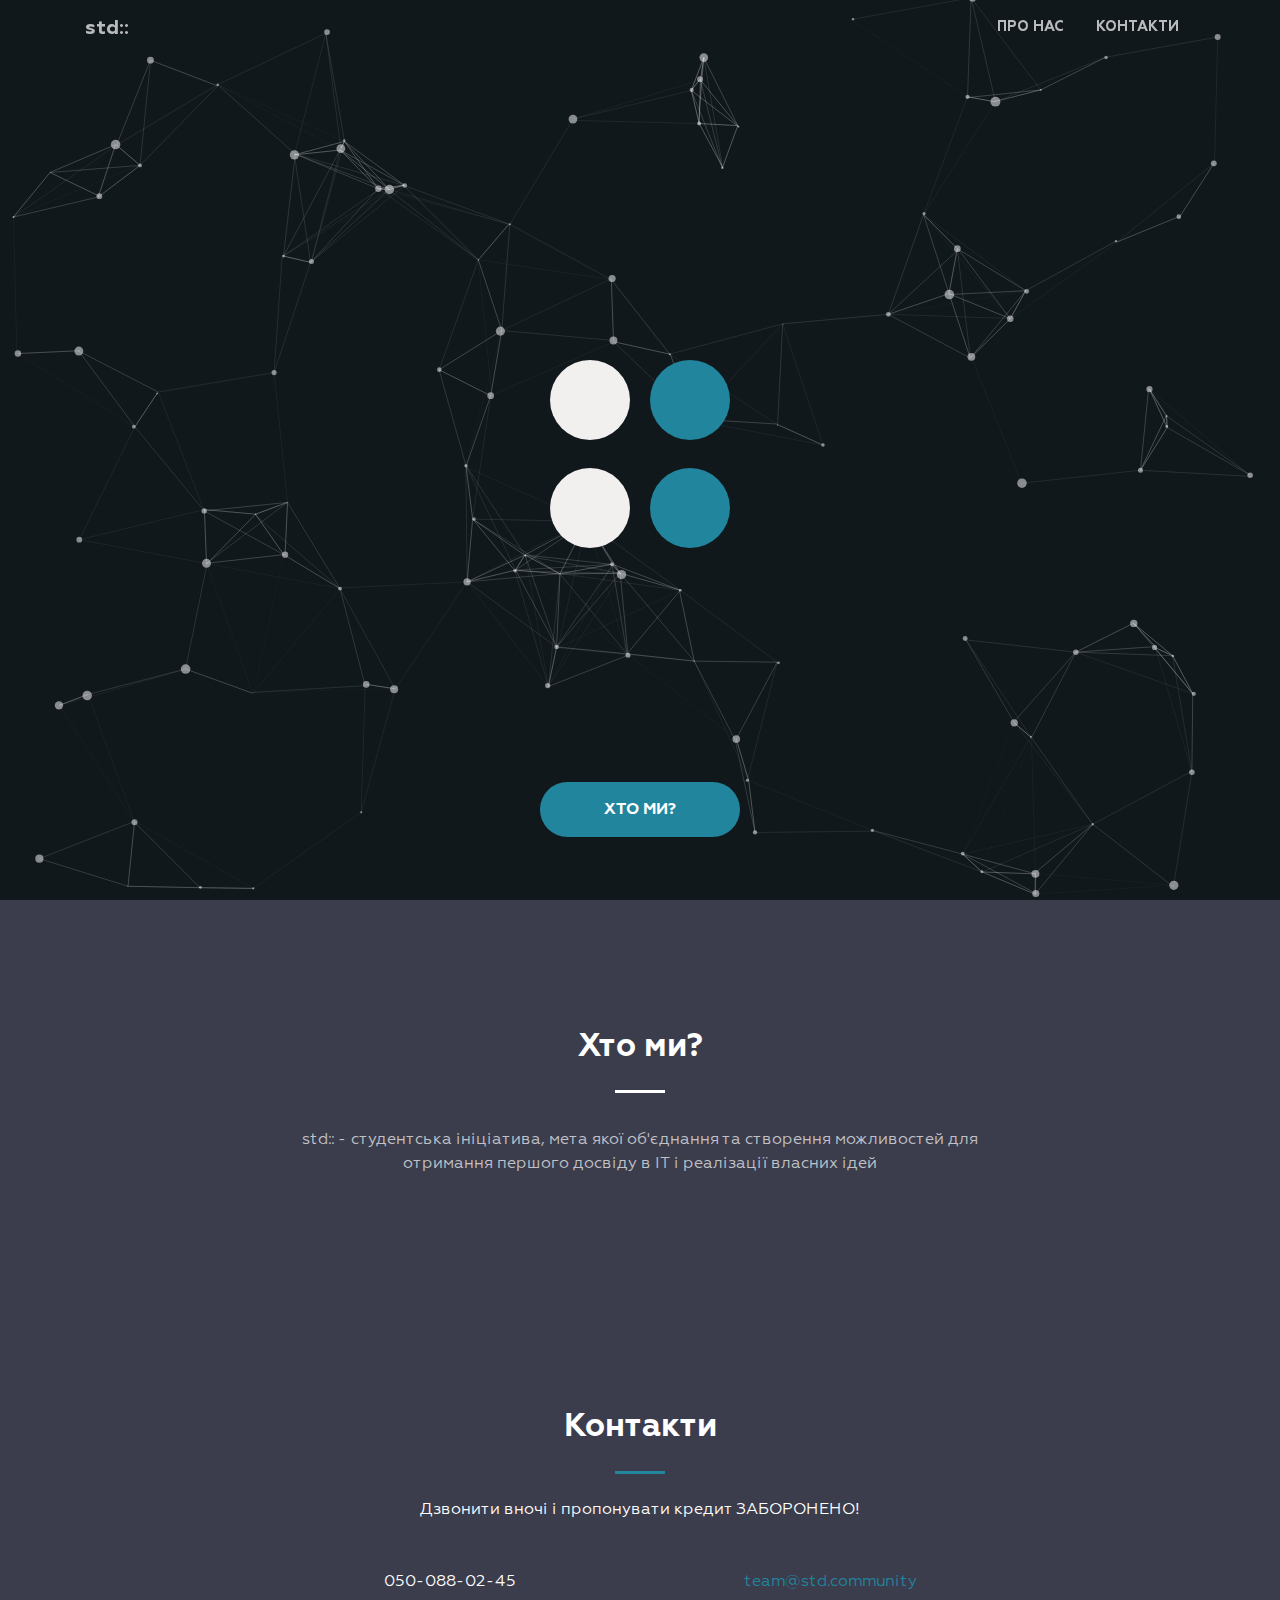
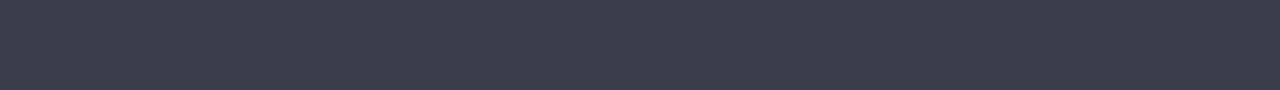
<file: index.html>
<!DOCTYPE html>
<html lang="en">

  <head>

    <meta charset="utf-8">
    <meta name="viewport" content="width=device-width, initial-scale=1, shrink-to-fit=no">
    <meta name="description" content="">
    <meta name="author" content="">

    <title>std::</title>

    <!-- Bootstrap core CSS -->
    <link href="vendor/bootstrap/css/bootstrap.min.css" rel="stylesheet">

    <!-- Custom fonts for this template -->
    <!-- <link href="vendor/fontawesome-free/css/all.min.css" rel="stylesheet" type="text/css"> -->
    <link rel="stylesheet" href="https://use.fontawesome.com/releases/v5.3.1/css/all.css" integrity="sha384-mzrmE5qonljUremFsqc01SB46JvROS7bZs3IO2EmfFsd15uHvIt+Y8vEf7N7fWAU" crossorigin="anonymous">
    <!-- <link href='https://fonts.googleapis.com/css?family=Open+Sans:300italic,400italic,600italic,700italic,800italic,400,300,600,700,800' rel='stylesheet' type='text/css'> -->
    <!-- <link href='https://fonts.googleapis.com/css?family=Merriweather:400,300,300italic,400italic,700,700italic,900,900italic' rel='stylesheet' type='text/css'> -->

    <!-- Plugin CSS -->
    <link href="vendor/magnific-popup/magnific-popup.css" rel="stylesheet">

    <!-- Custom styles for this template -->
    <link href="css/creative.css" rel="stylesheet">
    <link href="css/animation.css" rel="stylesheet">

  </head>

  <body id="page-top">

    <!-- Navigation -->
    <nav class="navbar navbar-expand-lg navbar-light fixed-top navbar-animation cyan" id="mainNav">
      <div class="container">
        <a class="navbar-brand js-scroll-trigger" href="#page-top">std::</a>
        <button class="navbar-toggler navbar-toggler-right" type="button" data-toggle="collapse" data-target="#navbarResponsive" aria-controls="navbarResponsive" aria-expanded="false" aria-label="Toggle navigation">
          <span class="navbar-toggler-icon"></span>
        </button>
        <div class="collapse navbar-collapse" id="navbarResponsive">
          <ul class="navbar-nav ml-auto">
            <li class="nav-item">
              <a class="nav-link js-scroll-trigger" href="#about">Про нас</a>
            </li>
            <!-- <li class="nav-item">
              <a class="nav-link js-scroll-trigger" href="#services">Що вміємо</a>
            </li>
            <li class="nav-item">
              <a class="nav-link js-scroll-trigger" href="#team">Команда</a>
            </li> -->
            <li class="nav-item">
              <a class="nav-link js-scroll-trigger" href="#contact">Контакти</a>
            </li>
          </ul>
        </div>
      </div>
    </nav>

    <header id="particles-js" class="masthead text-center text-white d-flex">
      <!-- <div class="container my-auto">
        <div class="row">
          <div class="col-lg-10 mx-auto">
            <h1 class="text-uppercase">
              <strong>Your Favorite Source of Free Bootstrap Themes</strong>
            </h1>
            <hr>
          </div>
          <div class="col-lg-8 mx-auto">
            <p class="text-faded mb-5">Start Bootstrap can help you build better websites using the Bootstrap CSS framework! Just download your template and start going, no strings attached!</p>
            <a class="btn btn-primary btn-xl js-scroll-trigger" href="#about">Find Out More</a>
          </div>
        </div>
      </div> -->
      <div class="box">
        <canvas class="dot"></canvas><canvas class="dot cyan"></canvas>
        <canvas class="dot"></canvas><canvas class="dot cyan"></canvas>
      </div>
      <a class="btn btn-xl js-scroll-trigger button-about-me cyan" href="#about">Хто ми?</a>
    </header>

    <section class="bg-primary" id="about">
      <div class="container">
        <div class="row">
          <div class="col-lg-8 mx-auto text-center">
            <h2 class="section-heading text-white">Хто ми?</h2>
            <hr class="light my-4">
            <p class="text-faded mb-4">std:: - студентська ініціатива, мета якої об'єднання та створення можливостей для отримання першого досвіду в ІТ і реалізації власних ідей</p>
            <!-- <a class="btn btn-custom btn-light btn-xl js-scroll-trigger" href="#services">Що вміємо?</a> -->
          </div>
        </div>
      </div>
    </section>

    

    <!-- <section class="p-0" id="portfolio">
      <div class="container-fluid p-0">
        <div class="row no-gutters popup-gallery">
          <div class="col-lg-4 col-sm-6">
            <a class="portfolio-box" href="img/portfolio/fullsize/1.jpg">
              <img class="img-fluid" src="img/portfolio/thumbnails/1.jpg" alt="">
              <div class="portfolio-box-caption">
                <div class="portfolio-box-caption-content">
                  <div class="project-category text-faded">
                    Category
                  </div>
                  <div class="project-name">
                    Project Name
                  </div>
                </div>
              </div>
            </a>
          </div>
          <div class="col-lg-4 col-sm-6">
            <a class="portfolio-box" href="img/portfolio/fullsize/2.jpg">
              <img class="img-fluid" src="img/portfolio/thumbnails/2.jpg" alt="">
              <div class="portfolio-box-caption">
                <div class="portfolio-box-caption-content">
                  <div class="project-category text-faded">
                    Category
                  </div>
                  <div class="project-name">
                    Project Name
                  </div>
                </div>
              </div>
            </a>
          </div>
          <div class="col-lg-4 col-sm-6">
            <a class="portfolio-box" href="img/portfolio/fullsize/3.jpg">
              <img class="img-fluid" src="img/portfolio/thumbnails/3.jpg" alt="">
              <div class="portfolio-box-caption">
                <div class="portfolio-box-caption-content">
                  <div class="project-category text-faded">
                    Category
                  </div>
                  <div class="project-name">
                    Project Name
                  </div>
                </div>
              </div>
            </a>
          </div>
          <div class="col-lg-4 col-sm-6">
            <a class="portfolio-box" href="img/portfolio/fullsize/4.jpg">
              <img class="img-fluid" src="img/portfolio/thumbnails/4.jpg" alt="">
              <div class="portfolio-box-caption">
                <div class="portfolio-box-caption-content">
                  <div class="project-category text-faded">
                    Category
                  </div>
                  <div class="project-name">
                    Project Name
                  </div>
                </div>
              </div>
            </a>
          </div>
          <div class="col-lg-4 col-sm-6">
            <a class="portfolio-box" href="img/portfolio/fullsize/5.jpg">
              <img class="img-fluid" src="img/portfolio/thumbnails/5.jpg" alt="">
              <div class="portfolio-box-caption">
                <div class="portfolio-box-caption-content">
                  <div class="project-category text-faded">
                    Category
                  </div>
                  <div class="project-name">
                    Project Name
                  </div>
                </div>
              </div>
            </a>
          </div>
          <div class="col-lg-4 col-sm-6">
            <a class="portfolio-box" href="img/portfolio/fullsize/6.jpg">
              <img class="img-fluid" src="img/portfolio/thumbnails/6.jpg" alt="">
              <div class="portfolio-box-caption">
                <div class="portfolio-box-caption-content">
                  <div class="project-category text-faded">
                    Category
                  </div>
                  <div class="project-name">
                    Project Name
                  </div>
                </div>
              </div>
            </a>
          </div>
        </div>
      </div>
    </section> -->

    <section id="contact" class="bg-primary text-white">
      <div class="container">
        <div class="row">
          <div class="col-lg-8 mx-auto text-center">
            <h2 class="section-heading">Контакти</h2>
            <hr class="my-4">
            <p class="mb-5">Дзвонити вночі і пропонувати кредит ЗАБОРОНЕНО!</p>
          </div>
        </div>
        <div class="row">
          <div class="col-lg-4 ml-auto text-center">
            <i class="fas fa-phone fa-3x mb-3 sr-contact-1"></i>
            <p>050-088-02-45</p>
          </div>
          <div class="col-lg-4 mr-auto text-center">
            <i class="fas fa-envelope fa-3x mb-3 sr-contact-2"></i>
            <p>
              <a href="mailto:team@std.community">team@std.community</a>
            </p>
          </div>
        </div>

      </div>
    </section>


    <!-- Bootstrap core JavaScript -->
    <script src="vendor/jquery/jquery.min.js"></script>
    <script src="vendor/bootstrap/js/bootstrap.bundle.min.js"></script>

    <!-- Plugin JavaScript -->
    <script src="vendor/jquery-easing/jquery.easing.min.js"></script>
    <script src="vendor/scrollreveal/scrollreveal.min.js"></script>
    <script src="vendor/magnific-popup/jquery.magnific-popup.min.js"></script>
    <script src="js/particles.js"></script>
    <script src="js/app.js"></script>

    <!-- Custom scripts for this template -->
    <script src="js/creative.min.js"></script>

  </body>

</html>
</file>
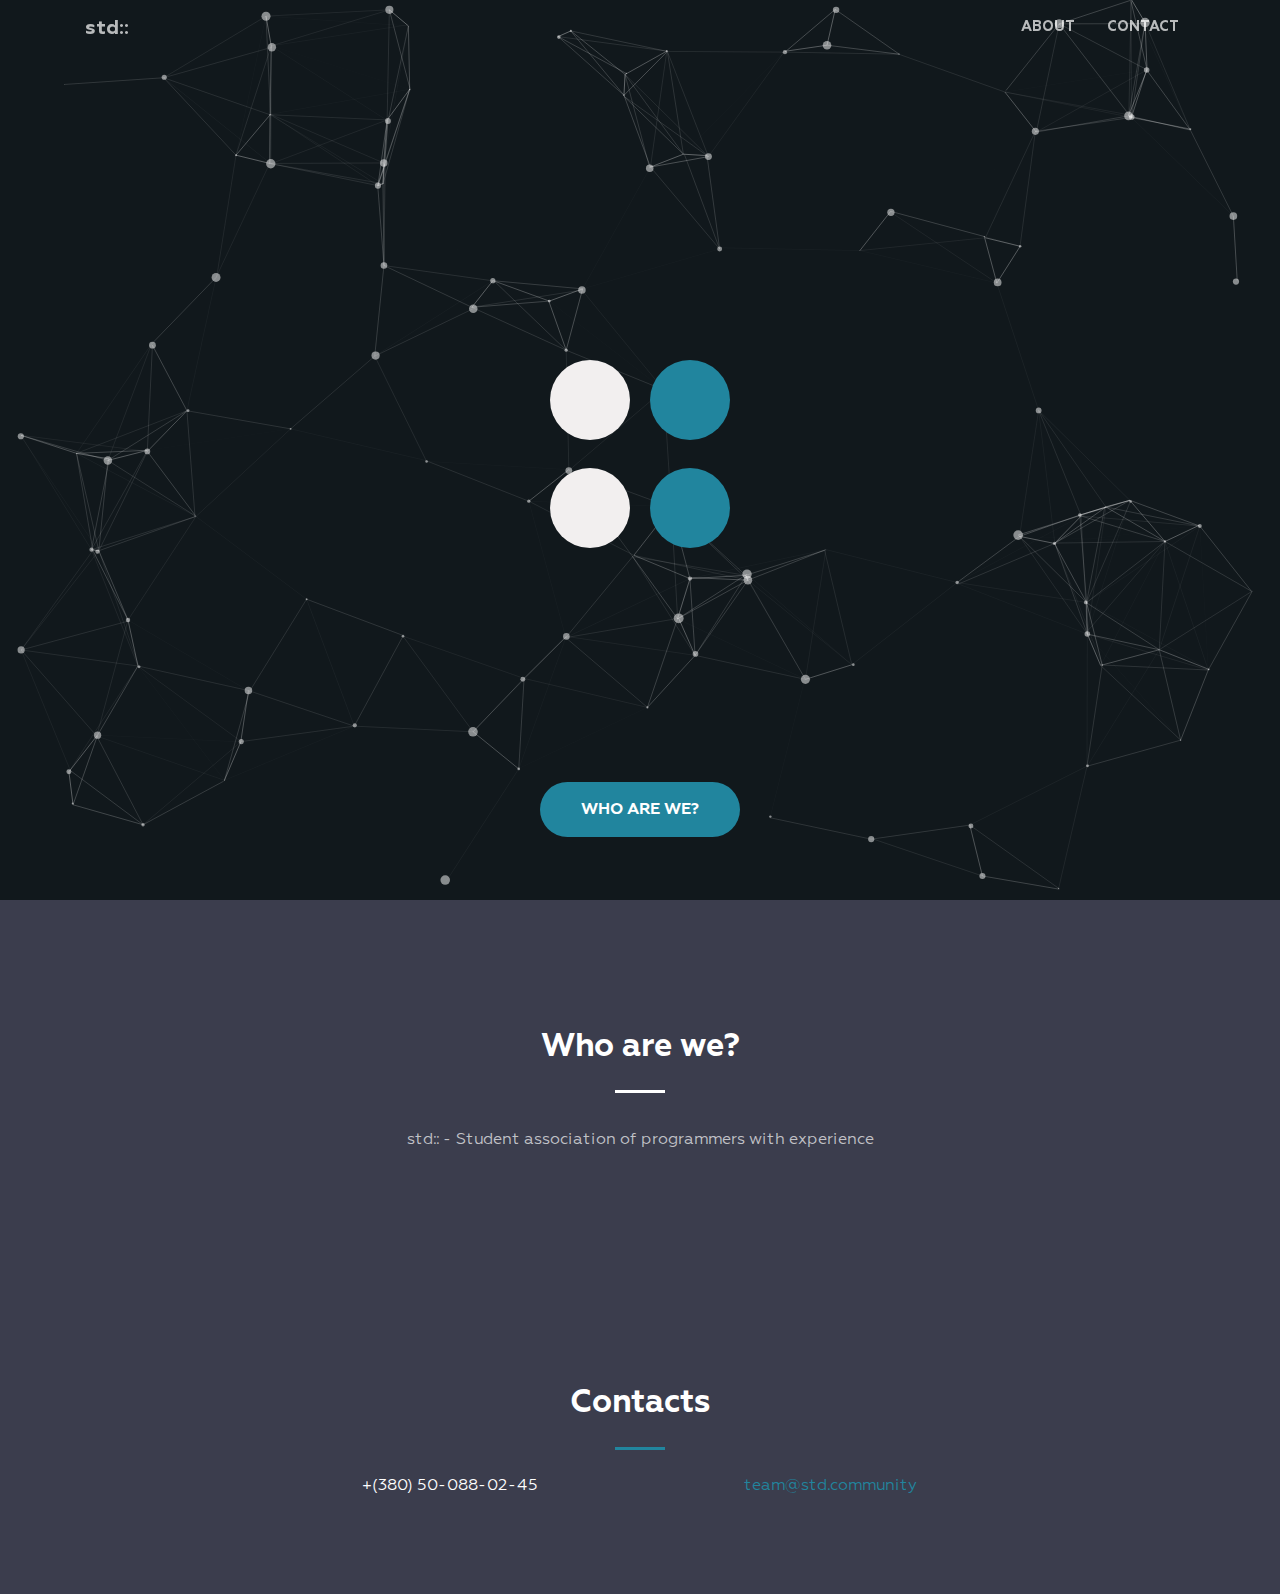
<file: en.html>
<!DOCTYPE html>
<html lang="en">

  <head>

    <meta charset="utf-8">
    <meta name="viewport" content="width=device-width, initial-scale=1, shrink-to-fit=no">
    <meta name="description" content="">
    <meta name="author" content="">

    <title>std::</title>

    <!-- Bootstrap core CSS -->
    <link href="vendor/bootstrap/css/bootstrap.min.css" rel="stylesheet">

    <!-- Custom fonts for this template -->
    <!-- <link href="vendor/fontawesome-free/css/all.min.css" rel="stylesheet" type="text/css"> -->
    <link rel="stylesheet" href="https://use.fontawesome.com/releases/v5.3.1/css/all.css" integrity="sha384-mzrmE5qonljUremFsqc01SB46JvROS7bZs3IO2EmfFsd15uHvIt+Y8vEf7N7fWAU" crossorigin="anonymous">
    <!-- <link href='https://fonts.googleapis.com/css?family=Open+Sans:300italic,400italic,600italic,700italic,800italic,400,300,600,700,800' rel='stylesheet' type='text/css'> -->
    <!-- <link href='https://fonts.googleapis.com/css?family=Merriweather:400,300,300italic,400italic,700,700italic,900,900italic' rel='stylesheet' type='text/css'> -->

    <!-- Plugin CSS -->
    <link href="vendor/magnific-popup/magnific-popup.css" rel="stylesheet">

    <!-- Custom styles for this template -->
    <link href="css/creative.css" rel="stylesheet">
    <link href="css/animation.css" rel="stylesheet">

  </head>

  <body id="page-top">

    <!-- Navigation -->
    <nav class="navbar navbar-expand-lg navbar-light fixed-top navbar-animation cyan" id="mainNav">
      <div class="container">
        <a class="navbar-brand js-scroll-trigger" href="#page-top">std::</a>
        <button class="navbar-toggler navbar-toggler-right" type="button" data-toggle="collapse" data-target="#navbarResponsive" aria-controls="navbarResponsive" aria-expanded="false" aria-label="Toggle navigation">
          <span class="navbar-toggler-icon"></span>
        </button>
        <div class="collapse navbar-collapse" id="navbarResponsive">
          <ul class="navbar-nav ml-auto">
            <li class="nav-item">
              <a class="nav-link js-scroll-trigger" href="#about">About</a>
            </li>
            <!-- <li class="nav-item">
              <a class="nav-link js-scroll-trigger" href="#services">What can we do?</a>
            </li>
            <li class="nav-item">
              <a class="nav-link js-scroll-trigger" href="#team">Team</a>
            </li> -->
            <li class="nav-item">
              <a class="nav-link js-scroll-trigger" href="#contact">Contact</a>
            </li>
          </ul>
        </div>
      </div>
    </nav>

    <header id="particles-js" class="masthead text-center text-white d-flex">
      <!-- <div class="container my-auto">
        <div class="row">
          <div class="col-lg-10 mx-auto">
            <h1 class="text-uppercase">
              <strong>Your Favorite Source of Free Bootstrap Themes</strong>
            </h1>
            <hr>
          </div>
          <div class="col-lg-8 mx-auto">
            <p class="text-faded mb-5">Start Bootstrap can help you build better websites using the Bootstrap CSS framework! Just download your template and start going, no strings attached!</p>
            <a class="btn btn-primary btn-xl js-scroll-trigger" href="#about">Find Out More</a>
          </div>
        </div>
      </div> -->
      <div class="box">
        <canvas class="dot"></canvas><canvas class="dot cyan"></canvas>
        <canvas class="dot"></canvas><canvas class="dot cyan"></canvas>
      </div>
      <a class="btn btn-xl js-scroll-trigger button-about-me cyan" href="#about">Who are we?</a>
    </header>

    <section class="bg-primary" id="about">
      <div class="container">
        <div class="row">
          <div class="col-lg-8 mx-auto text-center">
            <h2 class="section-heading text-white">Who are we?</h2>
            <hr class="light my-4">
            <p class="text-faded mb-4">std:: - Student association of programmers with experience</p>
            <!-- <a class="btn btn-custom btn-light btn-xl js-scroll-trigger" href="#services">What can we do?</a> -->
          </div>
        </div>
      </div>
    </section>

   

    <!-- <section class="p-0" id="portfolio">
      <div class="container-fluid p-0">
        <div class="row no-gutters popup-gallery">
          <div class="col-lg-4 col-sm-6">
            <a class="portfolio-box" href="img/portfolio/fullsize/1.jpg">
              <img class="img-fluid" src="img/portfolio/thumbnails/1.jpg" alt="">
              <div class="portfolio-box-caption">
                <div class="portfolio-box-caption-content">
                  <div class="project-category text-faded">
                    Category
                  </div>
                  <div class="project-name">
                    Project Name
                  </div>
                </div>
              </div>
            </a>
          </div>
          <div class="col-lg-4 col-sm-6">
            <a class="portfolio-box" href="img/portfolio/fullsize/2.jpg">
              <img class="img-fluid" src="img/portfolio/thumbnails/2.jpg" alt="">
              <div class="portfolio-box-caption">
                <div class="portfolio-box-caption-content">
                  <div class="project-category text-faded">
                    Category
                  </div>
                  <div class="project-name">
                    Project Name
                  </div>
                </div>
              </div>
            </a>
          </div>
          <div class="col-lg-4 col-sm-6">
            <a class="portfolio-box" href="img/portfolio/fullsize/3.jpg">
              <img class="img-fluid" src="img/portfolio/thumbnails/3.jpg" alt="">
              <div class="portfolio-box-caption">
                <div class="portfolio-box-caption-content">
                  <div class="project-category text-faded">
                    Category
                  </div>
                  <div class="project-name">
                    Project Name
                  </div>
                </div>
              </div>
            </a>
          </div>
          <div class="col-lg-4 col-sm-6">
            <a class="portfolio-box" href="img/portfolio/fullsize/4.jpg">
              <img class="img-fluid" src="img/portfolio/thumbnails/4.jpg" alt="">
              <div class="portfolio-box-caption">
                <div class="portfolio-box-caption-content">
                  <div class="project-category text-faded">
                    Category
                  </div>
                  <div class="project-name">
                    Project Name
                  </div>
                </div>
              </div>
            </a>
          </div>
          <div class="col-lg-4 col-sm-6">
            <a class="portfolio-box" href="img/portfolio/fullsize/5.jpg">
              <img class="img-fluid" src="img/portfolio/thumbnails/5.jpg" alt="">
              <div class="portfolio-box-caption">
                <div class="portfolio-box-caption-content">
                  <div class="project-category text-faded">
                    Category
                  </div>
                  <div class="project-name">
                    Project Name
                  </div>
                </div>
              </div>
            </a>
          </div>
          <div class="col-lg-4 col-sm-6">
            <a class="portfolio-box" href="img/portfolio/fullsize/6.jpg">
              <img class="img-fluid" src="img/portfolio/thumbnails/6.jpg" alt="">
              <div class="portfolio-box-caption">
                <div class="portfolio-box-caption-content">
                  <div class="project-category text-faded">
                    Category
                  </div>
                  <div class="project-name">
                    Project Name
                  </div>
                </div>
              </div>
            </a>
          </div>
        </div>
      </div>
    </section> -->


    <section id="contact" class="bg-primary text-white">
      <div class="container">
        <div class="row">
          <div class="col-lg-8 mx-auto text-center">
            <h2 class="section-heading">Contacts</h2>
            <hr class="my-4">
            <!-- <p class="mb-5">Дзвонити вночі і пропонувати кредит ЗАБОРОНЕНО!</p> -->
          </div>
        </div>
        <div class="row">
          <div class="col-lg-4 ml-auto text-center">
            <i class="fas fa-phone fa-3x mb-3 sr-contact-1"></i>
            <p>+(380) 50-088-02-45</p>
          </div>
          <div class="col-lg-4 mr-auto text-center">
            <i class="fas fa-envelope fa-3x mb-3 sr-contact-2"></i>
            <p>
              <a href="mailto:team@std.community">team@std.community</a>
            </p>
          </div>
        </div>

      </div>
    </section>


    <!-- Bootstrap core JavaScript -->
    <script src="vendor/jquery/jquery.min.js"></script>
    <script src="vendor/bootstrap/js/bootstrap.bundle.min.js"></script>

    <!-- Plugin JavaScript -->
    <script src="vendor/jquery-easing/jquery.easing.min.js"></script>
    <script src="vendor/scrollreveal/scrollreveal.min.js"></script>
    <script src="vendor/magnific-popup/jquery.magnific-popup.min.js"></script>
    <script src="js/particles.js"></script>
    <script src="js/app.js"></script>

    <!-- Custom scripts for this template -->
    <script src="js/creative.min.js"></script>

  </body>

</html>
</file>
<file: css/animation.css>
.box, .dot {
  display: inline-block;
}
.box {
  position: absolute;
  top: 50%;
  left: 50%;
  width: 200px;
  height: 200px;
  margin: -100px;
  animation: spin 5s infinite linear;
}
/* .box:hover {
  animation-duration: 3s;
} */
.box:active {
  animation-duration: 0.7s;
}
.dot {
  width: 40%;
  height: 40%;
  background: #f2efef;
  margin: 5%;
  border-radius: 50%;
  animation: colorchange_dot 10s infinite linear;
}
.dot.cyan {
  animation: colorchange_cyan 10s infinite linear;
}
.box:active .dot {
  animation: gocrazy 5s infinite linear, colorchange_dot 5s infinite linear;
}
.box:active .dot.cyan {
  animation: gocrazy 5s infinite linear, colorchange_cyan 5s infinite linear;
}

.button-about-me {
  margin: auto;
  position: absolute;
  left: 0;
  bottom: 7%;
  right: 0;
  width: 200px;
  height: 55px;
  color: white;
  transition: 0.3s;
}
.button-about-me:hover {
  /* background-color: #21859e !important; */
  color: white;
}
.button-about-me:active {
  background-color: #21859e !important;
}


.button-about-me.cyan {
  animation: colorchange_cyan 10s infinite linear;
}
/* .navbar-animation.cyan {
  animation: colorchange_cyan 10s infinite linear;
} */
 /* a {
  position: absolute;
  opacity: 0;
  display: block;
  padding: 20px;
  width: 20px;
  height: 20px;
  border: 20px solid white;
  background: transparent;
  color: white;
  text-decoration: none;
  text-align: center;
} */
/* a:hover { opacity: 0.9; } */
 /* a.top { top:0; border-bottom: none; }
a.right { right:0; border-left: none; }
a.bottom { bottom:0; border-top: none; }
a.left { left:0; border-right: none; } */
/* body:active { animation: colorchange_bg 5s infinite linear; }
body:active a { opacity: 0.3; } */
.cyan { background: #21859e; }
/* .text-cyan { color: #21859e; border-color: #21859e; } */
/* .text-facebook { color: #395898; border-color: #395898; }
.text-telegram { color: #20a0e1; border-color: #20a0e1; }
.text-github { color: #ff4929; border-color: #ff4929; }
.text-linkedin { color: #0077b5; border-color: #0077b5; } */
@keyframes spin {
  from {transform:rotate(0deg);}
  to {transform:rotate(360deg);}
}
/*
community: #3B3D4D, #F2EFEF, #21859E
hackathon: #393E41, #BABCBE, #D76443
media: #050D16, #F6FDFA, #EE0BCB
conference: #11181C, #F2EFEF, #28A745
play: #171717, #F2EFEF, #FF0000
beer: #11181C, #F2EFEF, #FFC107
 */
@keyframes colorchange_bg {
  0% {background: #3B3D4D;}

  5% {background: #393E41;}
  15% {background: #393E41;}

  20% {background: #050D16;}
  30% {background: #050D16;}

  35% {background: #11181C;}
  45% {background: #11181C;}

  50% {background: #171717;}
  60% {background: #171717;}

  65% {background: #11181C;}
  75% {background: #11181C;}

  80% {background: #F2EFEF;}
  90% {background: #F2EFEF;}

  95% {background: #3B3D4D;}
}
@keyframes colorchange_dot {
  0% {background: #F2EFEF;}

  5% {background: #BABCBE;}
  15% {background: #BABCBE;}

  20% {background: #F6FDFA;}
  30% {background: #F6FDFA;}

  35% {background: #F2EFEF;}
  45% {background: #F2EFEF;}

  50% {background: #F2EFEF;}
  60% {background: #F2EFEF;}

  65% {background: #F2EFEF;}
  75% {background: #F2EFEF;}

  80% {background: #21859E;}
  90% {background: #21859E;}

  95% {background: #F2EFEF;}
}
@keyframes colorchange_cyan {
  0% {background: #21859E;}

  5% {background: #D76443;}
  15% {background: #D76443;}

  20% {background: #EE0BCB;}
  30% {background: #EE0BCB;}

  35% {background: #28A745;}
  45% {background: #28A745;}

  50% {background: #FF0000;}
  60% {background: #FF0000;}

  65% {background: #FFC107;}
  75% {background: #FFC107;}

  80% {background: #3B3D4D;}
  90% {background: #3B3D4D;}

  95% {background: #21859E;}
}
@keyframes gocrazy {
  0%: {opacity: 1; border-radius: 50%; margin: 5%; width: 40%; height: 40%;}
  25% {opacity: 0.1; border-radius: 5%; margin: 1%; width: 48%; height: 48%;}
  50% {opacity: 1; border-radius: 50%; margin: 20%; width: 10%; height: 10%;}
  25% {opacity: 0.1; border-radius: 5%; margin: 1%; width: 48%; height: 48%;}
  100%: {opacity: 1; border-radius: 50%; margin: 5%; width: 40%; height: 40%;}
}
</file>
<file: vendor/fontawesome-free/css/all.min.css>
/*!
 * Font Awesome Free 5.3.1 by @fontawesome - https://fontawesome.com
 * License - https://fontawesome.com/license/free (Icons: CC BY 4.0, Fonts: SIL OFL 1.1, Code: MIT License)
 */
.fa,.fab,.fal,.far,.fas{-moz-osx-font-smoothing:grayscale;-webkit-font-smoothing:antialiased;display:inline-block;font-style:normal;font-variant:normal;text-rendering:auto;line-height:1}.fa-lg{font-size:1.33333em;line-height:.75em;vertical-align:-.0667em}.fa-xs{font-size:.75em}.fa-sm{font-size:.875em}.fa-1x{font-size:1em}.fa-2x{font-size:2em}.fa-3x{font-size:3em}.fa-4x{font-size:4em}.fa-5x{font-size:5em}.fa-6x{font-size:6em}.fa-7x{font-size:7em}.fa-8x{font-size:8em}.fa-9x{font-size:9em}.fa-10x{font-size:10em}.fa-fw{text-align:center;width:1.25em}.fa-ul{list-style-type:none;margin-left:2.5em;padding-left:0}.fa-ul>li{position:relative}.fa-li{left:-2em;position:absolute;text-align:center;width:2em;line-height:inherit}.fa-border{border:.08em solid #eee;border-radius:.1em;padding:.2em .25em .15em}.fa-pull-left{float:left}.fa-pull-right{float:right}.fa.fa-pull-left,.fab.fa-pull-left,.fal.fa-pull-left,.far.fa-pull-left,.fas.fa-pull-left{margin-right:.3em}.fa.fa-pull-right,.fab.fa-pull-right,.fal.fa-pull-right,.far.fa-pull-right,.fas.fa-pull-right{margin-left:.3em}.fa-spin{animation:fa-spin 2s infinite linear}.fa-pulse{animation:fa-spin 1s infinite steps(8)}@keyframes fa-spin{0%{transform:rotate(0deg)}to{transform:rotate(1turn)}}.fa-rotate-90{-ms-filter:"progid:DXImageTransform.Microsoft.BasicImage(rotation=1)";transform:rotate(90deg)}.fa-rotate-180{-ms-filter:"progid:DXImageTransform.Microsoft.BasicImage(rotation=2)";transform:rotate(180deg)}.fa-rotate-270{-ms-filter:"progid:DXImageTransform.Microsoft.BasicImage(rotation=3)";transform:rotate(270deg)}.fa-flip-horizontal{-ms-filter:"progid:DXImageTransform.Microsoft.BasicImage(rotation=0, mirror=1)";transform:scaleX(-1)}.fa-flip-vertical{transform:scaleY(-1)}.fa-flip-horizontal.fa-flip-vertical,.fa-flip-vertical{-ms-filter:"progid:DXImageTransform.Microsoft.BasicImage(rotation=2, mirror=1)"}.fa-flip-horizontal.fa-flip-vertical{transform:scale(-1)}:root .fa-flip-horizontal,:root .fa-flip-vertical,:root .fa-rotate-90,:root .fa-rotate-180,:root .fa-rotate-270{-webkit-filter:none;filter:none}.fa-stack{display:inline-block;height:2em;line-height:2em;position:relative;vertical-align:middle;width:2em}.fa-stack-1x,.fa-stack-2x{left:0;position:absolute;text-align:center;width:100%}.fa-stack-1x{line-height:inherit}.fa-stack-2x{font-size:2em}.fa-inverse{color:#fff}.fa-500px:before{content:"\f26e"}.fa-accessible-icon:before{content:"\f368"}.fa-accusoft:before{content:"\f369"}.fa-ad:before{content:"\f641"}.fa-address-book:before{content:"\f2b9"}.fa-address-card:before{content:"\f2bb"}.fa-adjust:before{content:"\f042"}.fa-adn:before{content:"\f170"}.fa-adversal:before{content:"\f36a"}.fa-affiliatetheme:before{content:"\f36b"}.fa-air-freshener:before{content:"\f5d0"}.fa-algolia:before{content:"\f36c"}.fa-align-center:before{content:"\f037"}.fa-align-justify:before{content:"\f039"}.fa-align-left:before{content:"\f036"}.fa-align-right:before{content:"\f038"}.fa-alipay:before{content:"\f642"}.fa-allergies:before{content:"\f461"}.fa-amazon:before{content:"\f270"}.fa-amazon-pay:before{content:"\f42c"}.fa-ambulance:before{content:"\f0f9"}.fa-american-sign-language-interpreting:before{content:"\f2a3"}.fa-amilia:before{content:"\f36d"}.fa-anchor:before{content:"\f13d"}.fa-android:before{content:"\f17b"}.fa-angellist:before{content:"\f209"}.fa-angle-double-down:before{content:"\f103"}.fa-angle-double-left:before{content:"\f100"}.fa-angle-double-right:before{content:"\f101"}.fa-angle-double-up:before{content:"\f102"}.fa-angle-down:before{content:"\f107"}.fa-angle-left:before{content:"\f104"}.fa-angle-right:before{content:"\f105"}.fa-angle-up:before{content:"\f106"}.fa-angry:before{content:"\f556"}.fa-angrycreative:before{content:"\f36e"}.fa-angular:before{content:"\f420"}.fa-ankh:before{content:"\f644"}.fa-app-store:before{content:"\f36f"}.fa-app-store-ios:before{content:"\f370"}.fa-apper:before{content:"\f371"}.fa-apple:before{content:"\f179"}.fa-apple-alt:before{content:"\f5d1"}.fa-apple-pay:before{content:"\f415"}.fa-archive:before{content:"\f187"}.fa-archway:before{content:"\f557"}.fa-arrow-alt-circle-down:before{content:"\f358"}.fa-arrow-alt-circle-left:before{content:"\f359"}.fa-arrow-alt-circle-right:before{content:"\f35a"}.fa-arrow-alt-circle-up:before{content:"\f35b"}.fa-arrow-circle-down:before{content:"\f0ab"}.fa-arrow-circle-left:before{content:"\f0a8"}.fa-arrow-circle-right:before{content:"\f0a9"}.fa-arrow-circle-up:before{content:"\f0aa"}.fa-arrow-down:before{content:"\f063"}.fa-arrow-left:before{content:"\f060"}.fa-arrow-right:before{content:"\f061"}.fa-arrow-up:before{content:"\f062"}.fa-arrows-alt:before{content:"\f0b2"}.fa-arrows-alt-h:before{content:"\f337"}.fa-arrows-alt-v:before{content:"\f338"}.fa-assistive-listening-systems:before{content:"\f2a2"}.fa-asterisk:before{content:"\f069"}.fa-asymmetrik:before{content:"\f372"}.fa-at:before{content:"\f1fa"}.fa-atlas:before{content:"\f558"}.fa-atom:before{content:"\f5d2"}.fa-audible:before{content:"\f373"}.fa-audio-description:before{content:"\f29e"}.fa-autoprefixer:before{content:"\f41c"}.fa-avianex:before{content:"\f374"}.fa-aviato:before{content:"\f421"}.fa-award:before{content:"\f559"}.fa-aws:before{content:"\f375"}.fa-backspace:before{content:"\f55a"}.fa-backward:before{content:"\f04a"}.fa-balance-scale:before{content:"\f24e"}.fa-ban:before{content:"\f05e"}.fa-band-aid:before{content:"\f462"}.fa-bandcamp:before{content:"\f2d5"}.fa-barcode:before{content:"\f02a"}.fa-bars:before{content:"\f0c9"}.fa-baseball-ball:before{content:"\f433"}.fa-basketball-ball:before{content:"\f434"}.fa-bath:before{content:"\f2cd"}.fa-battery-empty:before{content:"\f244"}.fa-battery-full:before{content:"\f240"}.fa-battery-half:before{content:"\f242"}.fa-battery-quarter:before{content:"\f243"}.fa-battery-three-quarters:before{content:"\f241"}.fa-bed:before{content:"\f236"}.fa-beer:before{content:"\f0fc"}.fa-behance:before{content:"\f1b4"}.fa-behance-square:before{content:"\f1b5"}.fa-bell:before{content:"\f0f3"}.fa-bell-slash:before{content:"\f1f6"}.fa-bezier-curve:before{content:"\f55b"}.fa-bible:before{content:"\f647"}.fa-bicycle:before{content:"\f206"}.fa-bimobject:before{content:"\f378"}.fa-binoculars:before{content:"\f1e5"}.fa-birthday-cake:before{content:"\f1fd"}.fa-bitbucket:before{content:"\f171"}.fa-bitcoin:before{content:"\f379"}.fa-bity:before{content:"\f37a"}.fa-black-tie:before{content:"\f27e"}.fa-blackberry:before{content:"\f37b"}.fa-blender:before{content:"\f517"}.fa-blind:before{content:"\f29d"}.fa-blogger:before{content:"\f37c"}.fa-blogger-b:before{content:"\f37d"}.fa-bluetooth:before{content:"\f293"}.fa-bluetooth-b:before{content:"\f294"}.fa-bold:before{content:"\f032"}.fa-bolt:before{content:"\f0e7"}.fa-bomb:before{content:"\f1e2"}.fa-bone:before{content:"\f5d7"}.fa-bong:before{content:"\f55c"}.fa-book:before{content:"\f02d"}.fa-book-open:before{content:"\f518"}.fa-book-reader:before{content:"\f5da"}.fa-bookmark:before{content:"\f02e"}.fa-bowling-ball:before{content:"\f436"}.fa-box:before{content:"\f466"}.fa-box-open:before{content:"\f49e"}.fa-boxes:before{content:"\f468"}.fa-braille:before{content:"\f2a1"}.fa-brain:before{content:"\f5dc"}.fa-briefcase:before{content:"\f0b1"}.fa-briefcase-medical:before{content:"\f469"}.fa-broadcast-tower:before{content:"\f519"}.fa-broom:before{content:"\f51a"}.fa-brush:before{content:"\f55d"}.fa-btc:before{content:"\f15a"}.fa-bug:before{content:"\f188"}.fa-building:before{content:"\f1ad"}.fa-bullhorn:before{content:"\f0a1"}.fa-bullseye:before{content:"\f140"}.fa-burn:before{content:"\f46a"}.fa-buromobelexperte:before{content:"\f37f"}.fa-bus:before{content:"\f207"}.fa-bus-alt:before{content:"\f55e"}.fa-business-time:before{content:"\f64a"}.fa-buysellads:before{content:"\f20d"}.fa-calculator:before{content:"\f1ec"}.fa-calendar:before{content:"\f133"}.fa-calendar-alt:before{content:"\f073"}.fa-calendar-check:before{content:"\f274"}.fa-calendar-minus:before{content:"\f272"}.fa-calendar-plus:before{content:"\f271"}.fa-calendar-times:before{content:"\f273"}.fa-camera:before{content:"\f030"}.fa-camera-retro:before{content:"\f083"}.fa-cannabis:before{content:"\f55f"}.fa-capsules:before{content:"\f46b"}.fa-car:before{content:"\f1b9"}.fa-car-alt:before{content:"\f5de"}.fa-car-battery:before{content:"\f5df"}.fa-car-crash:before{content:"\f5e1"}.fa-car-side:before{content:"\f5e4"}.fa-caret-down:before{content:"\f0d7"}.fa-caret-left:before{content:"\f0d9"}.fa-caret-right:before{content:"\f0da"}.fa-caret-square-down:before{content:"\f150"}.fa-caret-square-left:before{content:"\f191"}.fa-caret-square-right:before{content:"\f152"}.fa-caret-square-up:before{content:"\f151"}.fa-caret-up:before{content:"\f0d8"}.fa-cart-arrow-down:before{content:"\f218"}.fa-cart-plus:before{content:"\f217"}.fa-cc-amazon-pay:before{content:"\f42d"}.fa-cc-amex:before{content:"\f1f3"}.fa-cc-apple-pay:before{content:"\f416"}.fa-cc-diners-club:before{content:"\f24c"}.fa-cc-discover:before{content:"\f1f2"}.fa-cc-jcb:before{content:"\f24b"}.fa-cc-mastercard:before{content:"\f1f1"}.fa-cc-paypal:before{content:"\f1f4"}.fa-cc-stripe:before{content:"\f1f5"}.fa-cc-visa:before{content:"\f1f0"}.fa-centercode:before{content:"\f380"}.fa-certificate:before{content:"\f0a3"}.fa-chalkboard:before{content:"\f51b"}.fa-chalkboard-teacher:before{content:"\f51c"}.fa-charging-station:before{content:"\f5e7"}.fa-chart-area:before{content:"\f1fe"}.fa-chart-bar:before{content:"\f080"}.fa-chart-line:before{content:"\f201"}.fa-chart-pie:before{content:"\f200"}.fa-check:before{content:"\f00c"}.fa-check-circle:before{content:"\f058"}.fa-check-double:before{content:"\f560"}.fa-check-square:before{content:"\f14a"}.fa-chess:before{content:"\f439"}.fa-chess-bishop:before{content:"\f43a"}.fa-chess-board:before{content:"\f43c"}.fa-chess-king:before{content:"\f43f"}.fa-chess-knight:before{content:"\f441"}.fa-chess-pawn:before{content:"\f443"}.fa-chess-queen:before{content:"\f445"}.fa-chess-rook:before{content:"\f447"}.fa-chevron-circle-down:before{content:"\f13a"}.fa-chevron-circle-left:before{content:"\f137"}.fa-chevron-circle-right:before{content:"\f138"}.fa-chevron-circle-up:before{content:"\f139"}.fa-chevron-down:before{content:"\f078"}.fa-chevron-left:before{content:"\f053"}.fa-chevron-right:before{content:"\f054"}.fa-chevron-up:before{content:"\f077"}.fa-child:before{content:"\f1ae"}.fa-chrome:before{content:"\f268"}.fa-church:before{content:"\f51d"}.fa-circle:before{content:"\f111"}.fa-circle-notch:before{content:"\f1ce"}.fa-city:before{content:"\f64f"}.fa-clipboard:before{content:"\f328"}.fa-clipboard-check:before{content:"\f46c"}.fa-clipboard-list:before{content:"\f46d"}.fa-clock:before{content:"\f017"}.fa-clone:before{content:"\f24d"}.fa-closed-captioning:before{content:"\f20a"}.fa-cloud:before{content:"\f0c2"}.fa-cloud-download-alt:before{content:"\f381"}.fa-cloud-upload-alt:before{content:"\f382"}.fa-cloudscale:before{content:"\f383"}.fa-cloudsmith:before{content:"\f384"}.fa-cloudversify:before{content:"\f385"}.fa-cocktail:before{content:"\f561"}.fa-code:before{content:"\f121"}.fa-code-branch:before{content:"\f126"}.fa-codepen:before{content:"\f1cb"}.fa-codiepie:before{content:"\f284"}.fa-coffee:before{content:"\f0f4"}.fa-cog:before{content:"\f013"}.fa-cogs:before{content:"\f085"}.fa-coins:before{content:"\f51e"}.fa-columns:before{content:"\f0db"}.fa-comment:before{content:"\f075"}.fa-comment-alt:before{content:"\f27a"}.fa-comment-dollar:before{content:"\f651"}.fa-comment-dots:before{content:"\f4ad"}.fa-comment-slash:before{content:"\f4b3"}.fa-comments:before{content:"\f086"}.fa-comments-dollar:before{content:"\f653"}.fa-compact-disc:before{content:"\f51f"}.fa-compass:before{content:"\f14e"}.fa-compress:before{content:"\f066"}.fa-concierge-bell:before{content:"\f562"}.fa-connectdevelop:before{content:"\f20e"}.fa-contao:before{content:"\f26d"}.fa-cookie:before{content:"\f563"}.fa-cookie-bite:before{content:"\f564"}.fa-copy:before{content:"\f0c5"}.fa-copyright:before{content:"\f1f9"}.fa-couch:before{content:"\f4b8"}.fa-cpanel:before{content:"\f388"}.fa-creative-commons:before{content:"\f25e"}.fa-creative-commons-by:before{content:"\f4e7"}.fa-creative-commons-nc:before{content:"\f4e8"}.fa-creative-commons-nc-eu:before{content:"\f4e9"}.fa-creative-commons-nc-jp:before{content:"\f4ea"}.fa-creative-commons-nd:before{content:"\f4eb"}.fa-creative-commons-pd:before{content:"\f4ec"}.fa-creative-commons-pd-alt:before{content:"\f4ed"}.fa-creative-commons-remix:before{content:"\f4ee"}.fa-creative-commons-sa:before{content:"\f4ef"}.fa-creative-commons-sampling:before{content:"\f4f0"}.fa-creative-commons-sampling-plus:before{content:"\f4f1"}.fa-creative-commons-share:before{content:"\f4f2"}.fa-credit-card:before{content:"\f09d"}.fa-crop:before{content:"\f125"}.fa-crop-alt:before{content:"\f565"}.fa-cross:before{content:"\f654"}.fa-crosshairs:before{content:"\f05b"}.fa-crow:before{content:"\f520"}.fa-crown:before{content:"\f521"}.fa-css3:before{content:"\f13c"}.fa-css3-alt:before{content:"\f38b"}.fa-cube:before{content:"\f1b2"}.fa-cubes:before{content:"\f1b3"}.fa-cut:before{content:"\f0c4"}.fa-cuttlefish:before{content:"\f38c"}.fa-d-and-d:before{content:"\f38d"}.fa-dashcube:before{content:"\f210"}.fa-database:before{content:"\f1c0"}.fa-deaf:before{content:"\f2a4"}.fa-delicious:before{content:"\f1a5"}.fa-deploydog:before{content:"\f38e"}.fa-deskpro:before{content:"\f38f"}.fa-desktop:before{content:"\f108"}.fa-deviantart:before{content:"\f1bd"}.fa-dharmachakra:before{content:"\f655"}.fa-diagnoses:before{content:"\f470"}.fa-dice:before{content:"\f522"}.fa-dice-five:before{content:"\f523"}.fa-dice-four:before{content:"\f524"}.fa-dice-one:before{content:"\f525"}.fa-dice-six:before{content:"\f526"}.fa-dice-three:before{content:"\f527"}.fa-dice-two:before{content:"\f528"}.fa-digg:before{content:"\f1a6"}.fa-digital-ocean:before{content:"\f391"}.fa-digital-tachograph:before{content:"\f566"}.fa-directions:before{content:"\f5eb"}.fa-discord:before{content:"\f392"}.fa-discourse:before{content:"\f393"}.fa-divide:before{content:"\f529"}.fa-dizzy:before{content:"\f567"}.fa-dna:before{content:"\f471"}.fa-dochub:before{content:"\f394"}.fa-docker:before{content:"\f395"}.fa-dollar-sign:before{content:"\f155"}.fa-dolly:before{content:"\f472"}.fa-dolly-flatbed:before{content:"\f474"}.fa-donate:before{content:"\f4b9"}.fa-door-closed:before{content:"\f52a"}.fa-door-open:before{content:"\f52b"}.fa-dot-circle:before{content:"\f192"}.fa-dove:before{content:"\f4ba"}.fa-download:before{content:"\f019"}.fa-draft2digital:before{content:"\f396"}.fa-drafting-compass:before{content:"\f568"}.fa-draw-polygon:before{content:"\f5ee"}.fa-dribbble:before{content:"\f17d"}.fa-dribbble-square:before{content:"\f397"}.fa-dropbox:before{content:"\f16b"}.fa-drum:before{content:"\f569"}.fa-drum-steelpan:before{content:"\f56a"}.fa-drupal:before{content:"\f1a9"}.fa-dumbbell:before{content:"\f44b"}.fa-dyalog:before{content:"\f399"}.fa-earlybirds:before{content:"\f39a"}.fa-ebay:before{content:"\f4f4"}.fa-edge:before{content:"\f282"}.fa-edit:before{content:"\f044"}.fa-eject:before{content:"\f052"}.fa-elementor:before{content:"\f430"}.fa-ellipsis-h:before{content:"\f141"}.fa-ellipsis-v:before{content:"\f142"}.fa-ello:before{content:"\f5f1"}.fa-ember:before{content:"\f423"}.fa-empire:before{content:"\f1d1"}.fa-envelope:before{content:"\f0e0"}.fa-envelope-open:before{content:"\f2b6"}.fa-envelope-open-text:before{content:"\f658"}.fa-envelope-square:before{content:"\f199"}.fa-envira:before{content:"\f299"}.fa-equals:before{content:"\f52c"}.fa-eraser:before{content:"\f12d"}.fa-erlang:before{content:"\f39d"}.fa-ethereum:before{content:"\f42e"}.fa-etsy:before{content:"\f2d7"}.fa-euro-sign:before{content:"\f153"}.fa-exchange-alt:before{content:"\f362"}.fa-exclamation:before{content:"\f12a"}.fa-exclamation-circle:before{content:"\f06a"}.fa-exclamation-triangle:before{content:"\f071"}.fa-expand:before{content:"\f065"}.fa-expand-arrows-alt:before{content:"\f31e"}.fa-expeditedssl:before{content:"\f23e"}.fa-external-link-alt:before{content:"\f35d"}.fa-external-link-square-alt:before{content:"\f360"}.fa-eye:before{content:"\f06e"}.fa-eye-dropper:before{content:"\f1fb"}.fa-eye-slash:before{content:"\f070"}.fa-facebook:before{content:"\f09a"}.fa-facebook-f:before{content:"\f39e"}.fa-facebook-messenger:before{content:"\f39f"}.fa-facebook-square:before{content:"\f082"}.fa-fast-backward:before{content:"\f049"}.fa-fast-forward:before{content:"\f050"}.fa-fax:before{content:"\f1ac"}.fa-feather:before{content:"\f52d"}.fa-feather-alt:before{content:"\f56b"}.fa-female:before{content:"\f182"}.fa-fighter-jet:before{content:"\f0fb"}.fa-file:before{content:"\f15b"}.fa-file-alt:before{content:"\f15c"}.fa-file-archive:before{content:"\f1c6"}.fa-file-audio:before{content:"\f1c7"}.fa-file-code:before{content:"\f1c9"}.fa-file-contract:before{content:"\f56c"}.fa-file-download:before{content:"\f56d"}.fa-file-excel:before{content:"\f1c3"}.fa-file-export:before{content:"\f56e"}.fa-file-image:before{content:"\f1c5"}.fa-file-import:before{content:"\f56f"}.fa-file-invoice:before{content:"\f570"}.fa-file-invoice-dollar:before{content:"\f571"}.fa-file-medical:before{content:"\f477"}.fa-file-medical-alt:before{content:"\f478"}.fa-file-pdf:before{content:"\f1c1"}.fa-file-powerpoint:before{content:"\f1c4"}.fa-file-prescription:before{content:"\f572"}.fa-file-signature:before{content:"\f573"}.fa-file-upload:before{content:"\f574"}.fa-file-video:before{content:"\f1c8"}.fa-file-word:before{content:"\f1c2"}.fa-fill:before{content:"\f575"}.fa-fill-drip:before{content:"\f576"}.fa-film:before{content:"\f008"}.fa-filter:before{content:"\f0b0"}.fa-fingerprint:before{content:"\f577"}.fa-fire:before{content:"\f06d"}.fa-fire-extinguisher:before{content:"\f134"}.fa-firefox:before{content:"\f269"}.fa-first-aid:before{content:"\f479"}.fa-first-order:before{content:"\f2b0"}.fa-first-order-alt:before{content:"\f50a"}.fa-firstdraft:before{content:"\f3a1"}.fa-fish:before{content:"\f578"}.fa-flag:before{content:"\f024"}.fa-flag-checkered:before{content:"\f11e"}.fa-flask:before{content:"\f0c3"}.fa-flickr:before{content:"\f16e"}.fa-flipboard:before{content:"\f44d"}.fa-flushed:before{content:"\f579"}.fa-fly:before{content:"\f417"}.fa-folder:before{content:"\f07b"}.fa-folder-minus:before{content:"\f65d"}.fa-folder-open:before{content:"\f07c"}.fa-folder-plus:before{content:"\f65e"}.fa-font:before{content:"\f031"}.fa-font-awesome:before{content:"\f2b4"}.fa-font-awesome-alt:before{content:"\f35c"}.fa-font-awesome-flag:before{content:"\f425"}.fa-font-awesome-logo-full:before{content:"\f4e6"}.fa-fonticons:before{content:"\f280"}.fa-fonticons-fi:before{content:"\f3a2"}.fa-football-ball:before{content:"\f44e"}.fa-fort-awesome:before{content:"\f286"}.fa-fort-awesome-alt:before{content:"\f3a3"}.fa-forumbee:before{content:"\f211"}.fa-forward:before{content:"\f04e"}.fa-foursquare:before{content:"\f180"}.fa-free-code-camp:before{content:"\f2c5"}.fa-freebsd:before{content:"\f3a4"}.fa-frog:before{content:"\f52e"}.fa-frown:before{content:"\f119"}.fa-frown-open:before{content:"\f57a"}.fa-fulcrum:before{content:"\f50b"}.fa-funnel-dollar:before{content:"\f662"}.fa-futbol:before{content:"\f1e3"}.fa-galactic-republic:before{content:"\f50c"}.fa-galactic-senate:before{content:"\f50d"}.fa-gamepad:before{content:"\f11b"}.fa-gas-pump:before{content:"\f52f"}.fa-gavel:before{content:"\f0e3"}.fa-gem:before{content:"\f3a5"}.fa-genderless:before{content:"\f22d"}.fa-get-pocket:before{content:"\f265"}.fa-gg:before{content:"\f260"}.fa-gg-circle:before{content:"\f261"}.fa-gift:before{content:"\f06b"}.fa-git:before{content:"\f1d3"}.fa-git-square:before{content:"\f1d2"}.fa-github:before{content:"\f09b"}.fa-github-alt:before{content:"\f113"}.fa-github-square:before{content:"\f092"}.fa-gitkraken:before{content:"\f3a6"}.fa-gitlab:before{content:"\f296"}.fa-gitter:before{content:"\f426"}.fa-glass-martini:before{content:"\f000"}.fa-glass-martini-alt:before{content:"\f57b"}.fa-glasses:before{content:"\f530"}.fa-glide:before{content:"\f2a5"}.fa-glide-g:before{content:"\f2a6"}.fa-globe:before{content:"\f0ac"}.fa-globe-africa:before{content:"\f57c"}.fa-globe-americas:before{content:"\f57d"}.fa-globe-asia:before{content:"\f57e"}.fa-gofore:before{content:"\f3a7"}.fa-golf-ball:before{content:"\f450"}.fa-goodreads:before{content:"\f3a8"}.fa-goodreads-g:before{content:"\f3a9"}.fa-google:before{content:"\f1a0"}.fa-google-drive:before{content:"\f3aa"}.fa-google-play:before{content:"\f3ab"}.fa-google-plus:before{content:"\f2b3"}.fa-google-plus-g:before{content:"\f0d5"}.fa-google-plus-square:before{content:"\f0d4"}.fa-google-wallet:before{content:"\f1ee"}.fa-gopuram:before{content:"\f664"}.fa-graduation-cap:before{content:"\f19d"}.fa-gratipay:before{content:"\f184"}.fa-grav:before{content:"\f2d6"}.fa-greater-than:before{content:"\f531"}.fa-greater-than-equal:before{content:"\f532"}.fa-grimace:before{content:"\f57f"}.fa-grin:before{content:"\f580"}.fa-grin-alt:before{content:"\f581"}.fa-grin-beam:before{content:"\f582"}.fa-grin-beam-sweat:before{content:"\f583"}.fa-grin-hearts:before{content:"\f584"}.fa-grin-squint:before{content:"\f585"}.fa-grin-squint-tears:before{content:"\f586"}.fa-grin-stars:before{content:"\f587"}.fa-grin-tears:before{content:"\f588"}.fa-grin-tongue:before{content:"\f589"}.fa-grin-tongue-squint:before{content:"\f58a"}.fa-grin-tongue-wink:before{content:"\f58b"}.fa-grin-wink:before{content:"\f58c"}.fa-grip-horizontal:before{content:"\f58d"}.fa-grip-vertical:before{content:"\f58e"}.fa-gripfire:before{content:"\f3ac"}.fa-grunt:before{content:"\f3ad"}.fa-gulp:before{content:"\f3ae"}.fa-h-square:before{content:"\f0fd"}.fa-hacker-news:before{content:"\f1d4"}.fa-hacker-news-square:before{content:"\f3af"}.fa-hackerrank:before{content:"\f5f7"}.fa-hamsa:before{content:"\f665"}.fa-hand-holding:before{content:"\f4bd"}.fa-hand-holding-heart:before{content:"\f4be"}.fa-hand-holding-usd:before{content:"\f4c0"}.fa-hand-lizard:before{content:"\f258"}.fa-hand-paper:before{content:"\f256"}.fa-hand-peace:before{content:"\f25b"}.fa-hand-point-down:before{content:"\f0a7"}.fa-hand-point-left:before{content:"\f0a5"}.fa-hand-point-right:before{content:"\f0a4"}.fa-hand-point-up:before{content:"\f0a6"}.fa-hand-pointer:before{content:"\f25a"}.fa-hand-rock:before{content:"\f255"}.fa-hand-scissors:before{content:"\f257"}.fa-hand-spock:before{content:"\f259"}.fa-hands:before{content:"\f4c2"}.fa-hands-helping:before{content:"\f4c4"}.fa-handshake:before{content:"\f2b5"}.fa-hashtag:before{content:"\f292"}.fa-haykal:before{content:"\f666"}.fa-hdd:before{content:"\f0a0"}.fa-heading:before{content:"\f1dc"}.fa-headphones:before{content:"\f025"}.fa-headphones-alt:before{content:"\f58f"}.fa-headset:before{content:"\f590"}.fa-heart:before{content:"\f004"}.fa-heartbeat:before{content:"\f21e"}.fa-helicopter:before{content:"\f533"}.fa-highlighter:before{content:"\f591"}.fa-hips:before{content:"\f452"}.fa-hire-a-helper:before{content:"\f3b0"}.fa-history:before{content:"\f1da"}.fa-hockey-puck:before{content:"\f453"}.fa-home:before{content:"\f015"}.fa-hooli:before{content:"\f427"}.fa-hornbill:before{content:"\f592"}.fa-hospital:before{content:"\f0f8"}.fa-hospital-alt:before{content:"\f47d"}.fa-hospital-symbol:before{content:"\f47e"}.fa-hot-tub:before{content:"\f593"}.fa-hotel:before{content:"\f594"}.fa-hotjar:before{content:"\f3b1"}.fa-hourglass:before{content:"\f254"}.fa-hourglass-end:before{content:"\f253"}.fa-hourglass-half:before{content:"\f252"}.fa-hourglass-start:before{content:"\f251"}.fa-houzz:before{content:"\f27c"}.fa-html5:before{content:"\f13b"}.fa-hubspot:before{content:"\f3b2"}.fa-i-cursor:before{content:"\f246"}.fa-id-badge:before{content:"\f2c1"}.fa-id-card:before{content:"\f2c2"}.fa-id-card-alt:before{content:"\f47f"}.fa-image:before{content:"\f03e"}.fa-images:before{content:"\f302"}.fa-imdb:before{content:"\f2d8"}.fa-inbox:before{content:"\f01c"}.fa-indent:before{content:"\f03c"}.fa-industry:before{content:"\f275"}.fa-infinity:before{content:"\f534"}.fa-info:before{content:"\f129"}.fa-info-circle:before{content:"\f05a"}.fa-instagram:before{content:"\f16d"}.fa-internet-explorer:before{content:"\f26b"}.fa-ioxhost:before{content:"\f208"}.fa-italic:before{content:"\f033"}.fa-itunes:before{content:"\f3b4"}.fa-itunes-note:before{content:"\f3b5"}.fa-java:before{content:"\f4e4"}.fa-jedi:before{content:"\f669"}.fa-jedi-order:before{content:"\f50e"}.fa-jenkins:before{content:"\f3b6"}.fa-joget:before{content:"\f3b7"}.fa-joint:before{content:"\f595"}.fa-joomla:before{content:"\f1aa"}.fa-journal-whills:before{content:"\f66a"}.fa-js:before{content:"\f3b8"}.fa-js-square:before{content:"\f3b9"}.fa-jsfiddle:before{content:"\f1cc"}.fa-kaaba:before{content:"\f66b"}.fa-kaggle:before{content:"\f5fa"}.fa-key:before{content:"\f084"}.fa-keybase:before{content:"\f4f5"}.fa-keyboard:before{content:"\f11c"}.fa-keycdn:before{content:"\f3ba"}.fa-khanda:before{content:"\f66d"}.fa-kickstarter:before{content:"\f3bb"}.fa-kickstarter-k:before{content:"\f3bc"}.fa-kiss:before{content:"\f596"}.fa-kiss-beam:before{content:"\f597"}.fa-kiss-wink-heart:before{content:"\f598"}.fa-kiwi-bird:before{content:"\f535"}.fa-korvue:before{content:"\f42f"}.fa-landmark:before{content:"\f66f"}.fa-language:before{content:"\f1ab"}.fa-laptop:before{content:"\f109"}.fa-laptop-code:before{content:"\f5fc"}.fa-laravel:before{content:"\f3bd"}.fa-lastfm:before{content:"\f202"}.fa-lastfm-square:before{content:"\f203"}.fa-laugh:before{content:"\f599"}.fa-laugh-beam:before{content:"\f59a"}.fa-laugh-squint:before{content:"\f59b"}.fa-laugh-wink:before{content:"\f59c"}.fa-layer-group:before{content:"\f5fd"}.fa-leaf:before{content:"\f06c"}.fa-leanpub:before{content:"\f212"}.fa-lemon:before{content:"\f094"}.fa-less:before{content:"\f41d"}.fa-less-than:before{content:"\f536"}.fa-less-than-equal:before{content:"\f537"}.fa-level-down-alt:before{content:"\f3be"}.fa-level-up-alt:before{content:"\f3bf"}.fa-life-ring:before{content:"\f1cd"}.fa-lightbulb:before{content:"\f0eb"}.fa-line:before{content:"\f3c0"}.fa-link:before{content:"\f0c1"}.fa-linkedin:before{content:"\f08c"}.fa-linkedin-in:before{content:"\f0e1"}.fa-linode:before{content:"\f2b8"}.fa-linux:before{content:"\f17c"}.fa-lira-sign:before{content:"\f195"}.fa-list:before{content:"\f03a"}.fa-list-alt:before{content:"\f022"}.fa-list-ol:before{content:"\f0cb"}.fa-list-ul:before{content:"\f0ca"}.fa-location-arrow:before{content:"\f124"}.fa-lock:before{content:"\f023"}.fa-lock-open:before{content:"\f3c1"}.fa-long-arrow-alt-down:before{content:"\f309"}.fa-long-arrow-alt-left:before{content:"\f30a"}.fa-long-arrow-alt-right:before{content:"\f30b"}.fa-long-arrow-alt-up:before{content:"\f30c"}.fa-low-vision:before{content:"\f2a8"}.fa-luggage-cart:before{content:"\f59d"}.fa-lyft:before{content:"\f3c3"}.fa-magento:before{content:"\f3c4"}.fa-magic:before{content:"\f0d0"}.fa-magnet:before{content:"\f076"}.fa-mail-bulk:before{content:"\f674"}.fa-mailchimp:before{content:"\f59e"}.fa-male:before{content:"\f183"}.fa-mandalorian:before{content:"\f50f"}.fa-map:before{content:"\f279"}.fa-map-marked:before{content:"\f59f"}.fa-map-marked-alt:before{content:"\f5a0"}.fa-map-marker:before{content:"\f041"}.fa-map-marker-alt:before{content:"\f3c5"}.fa-map-pin:before{content:"\f276"}.fa-map-signs:before{content:"\f277"}.fa-markdown:before{content:"\f60f"}.fa-marker:before{content:"\f5a1"}.fa-mars:before{content:"\f222"}.fa-mars-double:before{content:"\f227"}.fa-mars-stroke:before{content:"\f229"}.fa-mars-stroke-h:before{content:"\f22b"}.fa-mars-stroke-v:before{content:"\f22a"}.fa-mastodon:before{content:"\f4f6"}.fa-maxcdn:before{content:"\f136"}.fa-medal:before{content:"\f5a2"}.fa-medapps:before{content:"\f3c6"}.fa-medium:before{content:"\f23a"}.fa-medium-m:before{content:"\f3c7"}.fa-medkit:before{content:"\f0fa"}.fa-medrt:before{content:"\f3c8"}.fa-meetup:before{content:"\f2e0"}.fa-megaport:before{content:"\f5a3"}.fa-meh:before{content:"\f11a"}.fa-meh-blank:before{content:"\f5a4"}.fa-meh-rolling-eyes:before{content:"\f5a5"}.fa-memory:before{content:"\f538"}.fa-menorah:before{content:"\f676"}.fa-mercury:before{content:"\f223"}.fa-microchip:before{content:"\f2db"}.fa-microphone:before{content:"\f130"}.fa-microphone-alt:before{content:"\f3c9"}.fa-microphone-alt-slash:before{content:"\f539"}.fa-microphone-slash:before{content:"\f131"}.fa-microscope:before{content:"\f610"}.fa-microsoft:before{content:"\f3ca"}.fa-minus:before{content:"\f068"}.fa-minus-circle:before{content:"\f056"}.fa-minus-square:before{content:"\f146"}.fa-mix:before{content:"\f3cb"}.fa-mixcloud:before{content:"\f289"}.fa-mizuni:before{content:"\f3cc"}.fa-mobile:before{content:"\f10b"}.fa-mobile-alt:before{content:"\f3cd"}.fa-modx:before{content:"\f285"}.fa-monero:before{content:"\f3d0"}.fa-money-bill:before{content:"\f0d6"}.fa-money-bill-alt:before{content:"\f3d1"}.fa-money-bill-wave:before{content:"\f53a"}.fa-money-bill-wave-alt:before{content:"\f53b"}.fa-money-check:before{content:"\f53c"}.fa-money-check-alt:before{content:"\f53d"}.fa-monument:before{content:"\f5a6"}.fa-moon:before{content:"\f186"}.fa-mortar-pestle:before{content:"\f5a7"}.fa-mosque:before{content:"\f678"}.fa-motorcycle:before{content:"\f21c"}.fa-mouse-pointer:before{content:"\f245"}.fa-music:before{content:"\f001"}.fa-napster:before{content:"\f3d2"}.fa-neos:before{content:"\f612"}.fa-neuter:before{content:"\f22c"}.fa-newspaper:before{content:"\f1ea"}.fa-nimblr:before{content:"\f5a8"}.fa-nintendo-switch:before{content:"\f418"}.fa-node:before{content:"\f419"}.fa-node-js:before{content:"\f3d3"}.fa-not-equal:before{content:"\f53e"}.fa-notes-medical:before{content:"\f481"}.fa-npm:before{content:"\f3d4"}.fa-ns8:before{content:"\f3d5"}.fa-nutritionix:before{content:"\f3d6"}.fa-object-group:before{content:"\f247"}.fa-object-ungroup:before{content:"\f248"}.fa-odnoklassniki:before{content:"\f263"}.fa-odnoklassniki-square:before{content:"\f264"}.fa-oil-can:before{content:"\f613"}.fa-old-republic:before{content:"\f510"}.fa-om:before{content:"\f679"}.fa-opencart:before{content:"\f23d"}.fa-openid:before{content:"\f19b"}.fa-opera:before{content:"\f26a"}.fa-optin-monster:before{content:"\f23c"}.fa-osi:before{content:"\f41a"}.fa-outdent:before{content:"\f03b"}.fa-page4:before{content:"\f3d7"}.fa-pagelines:before{content:"\f18c"}.fa-paint-brush:before{content:"\f1fc"}.fa-paint-roller:before{content:"\f5aa"}.fa-palette:before{content:"\f53f"}.fa-palfed:before{content:"\f3d8"}.fa-pallet:before{content:"\f482"}.fa-paper-plane:before{content:"\f1d8"}.fa-paperclip:before{content:"\f0c6"}.fa-parachute-box:before{content:"\f4cd"}.fa-paragraph:before{content:"\f1dd"}.fa-parking:before{content:"\f540"}.fa-passport:before{content:"\f5ab"}.fa-pastafarianism:before{content:"\f67b"}.fa-paste:before{content:"\f0ea"}.fa-patreon:before{content:"\f3d9"}.fa-pause:before{content:"\f04c"}.fa-pause-circle:before{content:"\f28b"}.fa-paw:before{content:"\f1b0"}.fa-paypal:before{content:"\f1ed"}.fa-peace:before{content:"\f67c"}.fa-pen:before{content:"\f304"}.fa-pen-alt:before{content:"\f305"}.fa-pen-fancy:before{content:"\f5ac"}.fa-pen-nib:before{content:"\f5ad"}.fa-pen-square:before{content:"\f14b"}.fa-pencil-alt:before{content:"\f303"}.fa-pencil-ruler:before{content:"\f5ae"}.fa-people-carry:before{content:"\f4ce"}.fa-percent:before{content:"\f295"}.fa-percentage:before{content:"\f541"}.fa-periscope:before{content:"\f3da"}.fa-phabricator:before{content:"\f3db"}.fa-phoenix-framework:before{content:"\f3dc"}.fa-phoenix-squadron:before{content:"\f511"}.fa-phone:before{content:"\f095"}.fa-phone-slash:before{content:"\f3dd"}.fa-phone-square:before{content:"\f098"}.fa-phone-volume:before{content:"\f2a0"}.fa-php:before{content:"\f457"}.fa-pied-piper:before{content:"\f2ae"}.fa-pied-piper-alt:before{content:"\f1a8"}.fa-pied-piper-hat:before{content:"\f4e5"}.fa-pied-piper-pp:before{content:"\f1a7"}.fa-piggy-bank:before{content:"\f4d3"}.fa-pills:before{content:"\f484"}.fa-pinterest:before{content:"\f0d2"}.fa-pinterest-p:before{content:"\f231"}.fa-pinterest-square:before{content:"\f0d3"}.fa-place-of-worship:before{content:"\f67f"}.fa-plane:before{content:"\f072"}.fa-plane-arrival:before{content:"\f5af"}.fa-plane-departure:before{content:"\f5b0"}.fa-play:before{content:"\f04b"}.fa-play-circle:before{content:"\f144"}.fa-playstation:before{content:"\f3df"}.fa-plug:before{content:"\f1e6"}.fa-plus:before{content:"\f067"}.fa-plus-circle:before{content:"\f055"}.fa-plus-square:before{content:"\f0fe"}.fa-podcast:before{content:"\f2ce"}.fa-poll:before{content:"\f681"}.fa-poll-h:before{content:"\f682"}.fa-poo:before{content:"\f2fe"}.fa-poop:before{content:"\f619"}.fa-portrait:before{content:"\f3e0"}.fa-pound-sign:before{content:"\f154"}.fa-power-off:before{content:"\f011"}.fa-pray:before{content:"\f683"}.fa-praying-hands:before{content:"\f684"}.fa-prescription:before{content:"\f5b1"}.fa-prescription-bottle:before{content:"\f485"}.fa-prescription-bottle-alt:before{content:"\f486"}.fa-print:before{content:"\f02f"}.fa-procedures:before{content:"\f487"}.fa-product-hunt:before{content:"\f288"}.fa-project-diagram:before{content:"\f542"}.fa-pushed:before{content:"\f3e1"}.fa-puzzle-piece:before{content:"\f12e"}.fa-python:before{content:"\f3e2"}.fa-qq:before{content:"\f1d6"}.fa-qrcode:before{content:"\f029"}.fa-question:before{content:"\f128"}.fa-question-circle:before{content:"\f059"}.fa-quidditch:before{content:"\f458"}.fa-quinscape:before{content:"\f459"}.fa-quora:before{content:"\f2c4"}.fa-quote-left:before{content:"\f10d"}.fa-quote-right:before{content:"\f10e"}.fa-quran:before{content:"\f687"}.fa-r-project:before{content:"\f4f7"}.fa-random:before{content:"\f074"}.fa-ravelry:before{content:"\f2d9"}.fa-react:before{content:"\f41b"}.fa-readme:before{content:"\f4d5"}.fa-rebel:before{content:"\f1d0"}.fa-receipt:before{content:"\f543"}.fa-recycle:before{content:"\f1b8"}.fa-red-river:before{content:"\f3e3"}.fa-reddit:before{content:"\f1a1"}.fa-reddit-alien:before{content:"\f281"}.fa-reddit-square:before{content:"\f1a2"}.fa-redo:before{content:"\f01e"}.fa-redo-alt:before{content:"\f2f9"}.fa-registered:before{content:"\f25d"}.fa-rendact:before{content:"\f3e4"}.fa-renren:before{content:"\f18b"}.fa-reply:before{content:"\f3e5"}.fa-reply-all:before{content:"\f122"}.fa-replyd:before{content:"\f3e6"}.fa-researchgate:before{content:"\f4f8"}.fa-resolving:before{content:"\f3e7"}.fa-retweet:before{content:"\f079"}.fa-rev:before{content:"\f5b2"}.fa-ribbon:before{content:"\f4d6"}.fa-road:before{content:"\f018"}.fa-robot:before{content:"\f544"}.fa-rocket:before{content:"\f135"}.fa-rocketchat:before{content:"\f3e8"}.fa-rockrms:before{content:"\f3e9"}.fa-route:before{content:"\f4d7"}.fa-rss:before{content:"\f09e"}.fa-rss-square:before{content:"\f143"}.fa-ruble-sign:before{content:"\f158"}.fa-ruler:before{content:"\f545"}.fa-ruler-combined:before{content:"\f546"}.fa-ruler-horizontal:before{content:"\f547"}.fa-ruler-vertical:before{content:"\f548"}.fa-rupee-sign:before{content:"\f156"}.fa-sad-cry:before{content:"\f5b3"}.fa-sad-tear:before{content:"\f5b4"}.fa-safari:before{content:"\f267"}.fa-sass:before{content:"\f41e"}.fa-save:before{content:"\f0c7"}.fa-schlix:before{content:"\f3ea"}.fa-school:before{content:"\f549"}.fa-screwdriver:before{content:"\f54a"}.fa-scribd:before{content:"\f28a"}.fa-search:before{content:"\f002"}.fa-search-dollar:before{content:"\f688"}.fa-search-location:before{content:"\f689"}.fa-search-minus:before{content:"\f010"}.fa-search-plus:before{content:"\f00e"}.fa-searchengin:before{content:"\f3eb"}.fa-seedling:before{content:"\f4d8"}.fa-sellcast:before{content:"\f2da"}.fa-sellsy:before{content:"\f213"}.fa-server:before{content:"\f233"}.fa-servicestack:before{content:"\f3ec"}.fa-shapes:before{content:"\f61f"}.fa-share:before{content:"\f064"}.fa-share-alt:before{content:"\f1e0"}.fa-share-alt-square:before{content:"\f1e1"}.fa-share-square:before{content:"\f14d"}.fa-shekel-sign:before{content:"\f20b"}.fa-shield-alt:before{content:"\f3ed"}.fa-ship:before{content:"\f21a"}.fa-shipping-fast:before{content:"\f48b"}.fa-shirtsinbulk:before{content:"\f214"}.fa-shoe-prints:before{content:"\f54b"}.fa-shopping-bag:before{content:"\f290"}.fa-shopping-basket:before{content:"\f291"}.fa-shopping-cart:before{content:"\f07a"}.fa-shopware:before{content:"\f5b5"}.fa-shower:before{content:"\f2cc"}.fa-shuttle-van:before{content:"\f5b6"}.fa-sign:before{content:"\f4d9"}.fa-sign-in-alt:before{content:"\f2f6"}.fa-sign-language:before{content:"\f2a7"}.fa-sign-out-alt:before{content:"\f2f5"}.fa-signal:before{content:"\f012"}.fa-signature:before{content:"\f5b7"}.fa-simplybuilt:before{content:"\f215"}.fa-sistrix:before{content:"\f3ee"}.fa-sitemap:before{content:"\f0e8"}.fa-sith:before{content:"\f512"}.fa-skull:before{content:"\f54c"}.fa-skyatlas:before{content:"\f216"}.fa-skype:before{content:"\f17e"}.fa-slack:before{content:"\f198"}.fa-slack-hash:before{content:"\f3ef"}.fa-sliders-h:before{content:"\f1de"}.fa-slideshare:before{content:"\f1e7"}.fa-smile:before{content:"\f118"}.fa-smile-beam:before{content:"\f5b8"}.fa-smile-wink:before{content:"\f4da"}.fa-smoking:before{content:"\f48d"}.fa-smoking-ban:before{content:"\f54d"}.fa-snapchat:before{content:"\f2ab"}.fa-snapchat-ghost:before{content:"\f2ac"}.fa-snapchat-square:before{content:"\f2ad"}.fa-snowflake:before{content:"\f2dc"}.fa-socks:before{content:"\f696"}.fa-solar-panel:before{content:"\f5ba"}.fa-sort:before{content:"\f0dc"}.fa-sort-alpha-down:before{content:"\f15d"}.fa-sort-alpha-up:before{content:"\f15e"}.fa-sort-amount-down:before{content:"\f160"}.fa-sort-amount-up:before{content:"\f161"}.fa-sort-down:before{content:"\f0dd"}.fa-sort-numeric-down:before{content:"\f162"}.fa-sort-numeric-up:before{content:"\f163"}.fa-sort-up:before{content:"\f0de"}.fa-soundcloud:before{content:"\f1be"}.fa-spa:before{content:"\f5bb"}.fa-space-shuttle:before{content:"\f197"}.fa-speakap:before{content:"\f3f3"}.fa-spinner:before{content:"\f110"}.fa-splotch:before{content:"\f5bc"}.fa-spotify:before{content:"\f1bc"}.fa-spray-can:before{content:"\f5bd"}.fa-square:before{content:"\f0c8"}.fa-square-full:before{content:"\f45c"}.fa-square-root-alt:before{content:"\f698"}.fa-squarespace:before{content:"\f5be"}.fa-stack-exchange:before{content:"\f18d"}.fa-stack-overflow:before{content:"\f16c"}.fa-stamp:before{content:"\f5bf"}.fa-star:before{content:"\f005"}.fa-star-and-crescent:before{content:"\f699"}.fa-star-half:before{content:"\f089"}.fa-star-half-alt:before{content:"\f5c0"}.fa-star-of-david:before{content:"\f69a"}.fa-star-of-life:before{content:"\f621"}.fa-staylinked:before{content:"\f3f5"}.fa-steam:before{content:"\f1b6"}.fa-steam-square:before{content:"\f1b7"}.fa-steam-symbol:before{content:"\f3f6"}.fa-step-backward:before{content:"\f048"}.fa-step-forward:before{content:"\f051"}.fa-stethoscope:before{content:"\f0f1"}.fa-sticker-mule:before{content:"\f3f7"}.fa-sticky-note:before{content:"\f249"}.fa-stop:before{content:"\f04d"}.fa-stop-circle:before{content:"\f28d"}.fa-stopwatch:before{content:"\f2f2"}.fa-store:before{content:"\f54e"}.fa-store-alt:before{content:"\f54f"}.fa-strava:before{content:"\f428"}.fa-stream:before{content:"\f550"}.fa-street-view:before{content:"\f21d"}.fa-strikethrough:before{content:"\f0cc"}.fa-stripe:before{content:"\f429"}.fa-stripe-s:before{content:"\f42a"}.fa-stroopwafel:before{content:"\f551"}.fa-studiovinari:before{content:"\f3f8"}.fa-stumbleupon:before{content:"\f1a4"}.fa-stumbleupon-circle:before{content:"\f1a3"}.fa-subscript:before{content:"\f12c"}.fa-subway:before{content:"\f239"}.fa-suitcase:before{content:"\f0f2"}.fa-suitcase-rolling:before{content:"\f5c1"}.fa-sun:before{content:"\f185"}.fa-superpowers:before{content:"\f2dd"}.fa-superscript:before{content:"\f12b"}.fa-supple:before{content:"\f3f9"}.fa-surprise:before{content:"\f5c2"}.fa-swatchbook:before{content:"\f5c3"}.fa-swimmer:before{content:"\f5c4"}.fa-swimming-pool:before{content:"\f5c5"}.fa-synagogue:before{content:"\f69b"}.fa-sync:before{content:"\f021"}.fa-sync-alt:before{content:"\f2f1"}.fa-syringe:before{content:"\f48e"}.fa-table:before{content:"\f0ce"}.fa-table-tennis:before{content:"\f45d"}.fa-tablet:before{content:"\f10a"}.fa-tablet-alt:before{content:"\f3fa"}.fa-tablets:before{content:"\f490"}.fa-tachometer-alt:before{content:"\f3fd"}.fa-tag:before{content:"\f02b"}.fa-tags:before{content:"\f02c"}.fa-tape:before{content:"\f4db"}.fa-tasks:before{content:"\f0ae"}.fa-taxi:before{content:"\f1ba"}.fa-teamspeak:before{content:"\f4f9"}.fa-teeth:before{content:"\f62e"}.fa-teeth-open:before{content:"\f62f"}.fa-telegram:before{content:"\f2c6"}.fa-telegram-plane:before{content:"\f3fe"}.fa-tencent-weibo:before{content:"\f1d5"}.fa-terminal:before{content:"\f120"}.fa-text-height:before{content:"\f034"}.fa-text-width:before{content:"\f035"}.fa-th:before{content:"\f00a"}.fa-th-large:before{content:"\f009"}.fa-th-list:before{content:"\f00b"}.fa-the-red-yeti:before{content:"\f69d"}.fa-theater-masks:before{content:"\f630"}.fa-themeco:before{content:"\f5c6"}.fa-themeisle:before{content:"\f2b2"}.fa-thermometer:before{content:"\f491"}.fa-thermometer-empty:before{content:"\f2cb"}.fa-thermometer-full:before{content:"\f2c7"}.fa-thermometer-half:before{content:"\f2c9"}.fa-thermometer-quarter:before{content:"\f2ca"}.fa-thermometer-three-quarters:before{content:"\f2c8"}.fa-thumbs-down:before{content:"\f165"}.fa-thumbs-up:before{content:"\f164"}.fa-thumbtack:before{content:"\f08d"}.fa-ticket-alt:before{content:"\f3ff"}.fa-times:before{content:"\f00d"}.fa-times-circle:before{content:"\f057"}.fa-tint:before{content:"\f043"}.fa-tint-slash:before{content:"\f5c7"}.fa-tired:before{content:"\f5c8"}.fa-toggle-off:before{content:"\f204"}.fa-toggle-on:before{content:"\f205"}.fa-toolbox:before{content:"\f552"}.fa-tooth:before{content:"\f5c9"}.fa-torah:before{content:"\f6a0"}.fa-torii-gate:before{content:"\f6a1"}.fa-trade-federation:before{content:"\f513"}.fa-trademark:before{content:"\f25c"}.fa-traffic-light:before{content:"\f637"}.fa-train:before{content:"\f238"}.fa-transgender:before{content:"\f224"}.fa-transgender-alt:before{content:"\f225"}.fa-trash:before{content:"\f1f8"}.fa-trash-alt:before{content:"\f2ed"}.fa-tree:before{content:"\f1bb"}.fa-trello:before{content:"\f181"}.fa-tripadvisor:before{content:"\f262"}.fa-trophy:before{content:"\f091"}.fa-truck:before{content:"\f0d1"}.fa-truck-loading:before{content:"\f4de"}.fa-truck-monster:before{content:"\f63b"}.fa-truck-moving:before{content:"\f4df"}.fa-truck-pickup:before{content:"\f63c"}.fa-tshirt:before{content:"\f553"}.fa-tty:before{content:"\f1e4"}.fa-tumblr:before{content:"\f173"}.fa-tumblr-square:before{content:"\f174"}.fa-tv:before{content:"\f26c"}.fa-twitch:before{content:"\f1e8"}.fa-twitter:before{content:"\f099"}.fa-twitter-square:before{content:"\f081"}.fa-typo3:before{content:"\f42b"}.fa-uber:before{content:"\f402"}.fa-uikit:before{content:"\f403"}.fa-umbrella:before{content:"\f0e9"}.fa-umbrella-beach:before{content:"\f5ca"}.fa-underline:before{content:"\f0cd"}.fa-undo:before{content:"\f0e2"}.fa-undo-alt:before{content:"\f2ea"}.fa-uniregistry:before{content:"\f404"}.fa-universal-access:before{content:"\f29a"}.fa-university:before{content:"\f19c"}.fa-unlink:before{content:"\f127"}.fa-unlock:before{content:"\f09c"}.fa-unlock-alt:before{content:"\f13e"}.fa-untappd:before{content:"\f405"}.fa-upload:before{content:"\f093"}.fa-usb:before{content:"\f287"}.fa-user:before{content:"\f007"}.fa-user-alt:before{content:"\f406"}.fa-user-alt-slash:before{content:"\f4fa"}.fa-user-astronaut:before{content:"\f4fb"}.fa-user-check:before{content:"\f4fc"}.fa-user-circle:before{content:"\f2bd"}.fa-user-clock:before{content:"\f4fd"}.fa-user-cog:before{content:"\f4fe"}.fa-user-edit:before{content:"\f4ff"}.fa-user-friends:before{content:"\f500"}.fa-user-graduate:before{content:"\f501"}.fa-user-lock:before{content:"\f502"}.fa-user-md:before{content:"\f0f0"}.fa-user-minus:before{content:"\f503"}.fa-user-ninja:before{content:"\f504"}.fa-user-plus:before{content:"\f234"}.fa-user-secret:before{content:"\f21b"}.fa-user-shield:before{content:"\f505"}.fa-user-slash:before{content:"\f506"}.fa-user-tag:before{content:"\f507"}.fa-user-tie:before{content:"\f508"}.fa-user-times:before{content:"\f235"}.fa-users:before{content:"\f0c0"}.fa-users-cog:before{content:"\f509"}.fa-ussunnah:before{content:"\f407"}.fa-utensil-spoon:before{content:"\f2e5"}.fa-utensils:before{content:"\f2e7"}.fa-vaadin:before{content:"\f408"}.fa-vector-square:before{content:"\f5cb"}.fa-venus:before{content:"\f221"}.fa-venus-double:before{content:"\f226"}.fa-venus-mars:before{content:"\f228"}.fa-viacoin:before{content:"\f237"}.fa-viadeo:before{content:"\f2a9"}.fa-viadeo-square:before{content:"\f2aa"}.fa-vial:before{content:"\f492"}.fa-vials:before{content:"\f493"}.fa-viber:before{content:"\f409"}.fa-video:before{content:"\f03d"}.fa-video-slash:before{content:"\f4e2"}.fa-vihara:before{content:"\f6a7"}.fa-vimeo:before{content:"\f40a"}.fa-vimeo-square:before{content:"\f194"}.fa-vimeo-v:before{content:"\f27d"}.fa-vine:before{content:"\f1ca"}.fa-vk:before{content:"\f189"}.fa-vnv:before{content:"\f40b"}.fa-volleyball-ball:before{content:"\f45f"}.fa-volume-down:before{content:"\f027"}.fa-volume-off:before{content:"\f026"}.fa-volume-up:before{content:"\f028"}.fa-vuejs:before{content:"\f41f"}.fa-walking:before{content:"\f554"}.fa-wallet:before{content:"\f555"}.fa-warehouse:before{content:"\f494"}.fa-weebly:before{content:"\f5cc"}.fa-weibo:before{content:"\f18a"}.fa-weight:before{content:"\f496"}.fa-weight-hanging:before{content:"\f5cd"}.fa-weixin:before{content:"\f1d7"}.fa-whatsapp:before{content:"\f232"}.fa-whatsapp-square:before{content:"\f40c"}.fa-wheelchair:before{content:"\f193"}.fa-whmcs:before{content:"\f40d"}.fa-wifi:before{content:"\f1eb"}.fa-wikipedia-w:before{content:"\f266"}.fa-window-close:before{content:"\f410"}.fa-window-maximize:before{content:"\f2d0"}.fa-window-minimize:before{content:"\f2d1"}.fa-window-restore:before{content:"\f2d2"}.fa-windows:before{content:"\f17a"}.fa-wine-glass:before{content:"\f4e3"}.fa-wine-glass-alt:before{content:"\f5ce"}.fa-wix:before{content:"\f5cf"}.fa-wolf-pack-battalion:before{content:"\f514"}.fa-won-sign:before{content:"\f159"}.fa-wordpress:before{content:"\f19a"}.fa-wordpress-simple:before{content:"\f411"}.fa-wpbeginner:before{content:"\f297"}.fa-wpexplorer:before{content:"\f2de"}.fa-wpforms:before{content:"\f298"}.fa-wrench:before{content:"\f0ad"}.fa-x-ray:before{content:"\f497"}.fa-xbox:before{content:"\f412"}.fa-xing:before{content:"\f168"}.fa-xing-square:before{content:"\f169"}.fa-y-combinator:before{content:"\f23b"}.fa-yahoo:before{content:"\f19e"}.fa-yandex:before{content:"\f413"}.fa-yandex-international:before{content:"\f414"}.fa-yelp:before{content:"\f1e9"}.fa-yen-sign:before{content:"\f157"}.fa-yin-yang:before{content:"\f6ad"}.fa-yoast:before{content:"\f2b1"}.fa-youtube:before{content:"\f167"}.fa-youtube-square:before{content:"\f431"}.fa-zhihu:before{content:"\f63f"}.sr-only{border:0;clip:rect(0,0,0,0);height:1px;margin:-1px;overflow:hidden;padding:0;position:absolute;width:1px}.sr-only-focusable:active,.sr-only-focusable:focus{clip:auto;height:auto;margin:0;overflow:visible;position:static;width:auto}@font-face{font-family:"Font Awesome 5 Brands";font-style:normal;font-weight:normal;src:url(../webfonts/fa-brands-400.eot);src:url(../webfonts/fa-brands-400.eot?#iefix) format("embedded-opentype"),url(../webfonts/fa-brands-400.woff2) format("woff2"),url(../webfonts/fa-brands-400.woff) format("woff"),url(../webfonts/fa-brands-400.ttf) format("truetype"),url(../webfonts/fa-brands-400.svg#fontawesome) format("svg")}.fab{font-family:"Font Awesome 5 Brands"}@font-face{font-family:"Font Awesome 5 Free";font-style:normal;font-weight:400;src:url(../webfonts/fa-regular-400.eot);src:url(../webfonts/fa-regular-400.eot?#iefix) format("embedded-opentype"),url(../webfonts/fa-regular-400.woff2) format("woff2"),url(../webfonts/fa-regular-400.woff) format("woff"),url(../webfonts/fa-regular-400.ttf) format("truetype"),url(../webfonts/fa-regular-400.svg#fontawesome) format("svg")}.far{font-weight:400}@font-face{font-family:"Font Awesome 5 Free";font-style:normal;font-weight:900;src:url(../webfonts/fa-solid-900.eot);src:url(../webfonts/fa-solid-900.eot?#iefix) format("embedded-opentype"),url(../webfonts/fa-solid-900.woff2) format("woff2"),url(../webfonts/fa-solid-900.woff) format("woff"),url(../webfonts/fa-solid-900.ttf) format("truetype"),url(../webfonts/fa-solid-900.svg#fontawesome) format("svg")}.fa,.far,.fas{font-family:"Font Awesome 5 Free"}.fa,.fas{font-weight:900}
</file>
<file: css/creative.css>
/*!
 * Start Bootstrap - Creative v5.0.1 (https://startbootstrap.com/template-overviews/creative)
 * Copyright 2013-2018 Start Bootstrap
 * Licensed under MIT (https://github.com/BlackrockDigital/startbootstrap-creative/blob/master/LICENSE)
 */

@font-face {
  font-family: "Geometria Heavy";
  src: url("./fonts/GEOMETRIA-HEAVY.TTF") format("truetype");
  font-style: normal;
  font-weight: bold;
}
@font-face {
  font-family: "Geometria";
  src: url("./fonts/GEOMETRIA.TTF") format("truetype");
  font-style: normal;
  font-weight: normal;
}

@font-face {
  font-family: "Geometria Bold";
  src: url("./fonts/GEOMETRIA-BOLD.TTF") format("truetype");
  font-style: normal;
  font-weight: bold;
}

body,
html {
  width: 100%;
  height: 100%;
}

body {
  /* font-family: 'Merriweather', 'Helvetica Neue', Arial, sans-serif; */
  font-family: "Geometria";
}

hr {
  max-width: 50px;
  border-width: 3px;
  border-color: #21859e;
}

hr.light {
  border-color: #fff;
}

a {
  color: #21859e;
  -webkit-transition: all 0.2s;
  transition: all 0.2s;
}

a:hover {
  color: #f05f40;
}

h1,
h2,
h3,
h4,
h5,
h6 {
  /* font-family: 'Open Sans', 'Helvetica Neue', Arial, sans-serif; */
  font-family: "Geometria Bold";
}

.bg-primary {
  background-color: #3b3d4d !important;
}

.bg-dark {
  background-color: #214f9e; !important;
}

.text-faded {
  color: rgba(255, 255, 255, 0.7);
  margin-top: 35px;
}

section {
  padding: 8rem 0;
}

#partners, #contact {
  padding: 5rem 0;
}

.section-heading {
  margin-top: 0;
}

::-moz-selection {
  color: #fff;
  background: #212529;
  text-shadow: none;
}

::selection {
  color: #fff;
  background: #212529;
  text-shadow: none;
}

img::-moz-selection {
  color: #fff;
  background: transparent;
}

img::selection {
  color: #fff;
  background: transparent;
}

img::-moz-selection {
  color: #fff;
  background: transparent;
}

#mainNav {
  border-bottom: 1px solid rgba(33, 37, 41, 0.1);
  background-color: #fff;
  /* font-family: 'Open Sans', 'Helvetica Neue', Arial, sans-serif; */
  font-family: "Geometria Bold";
  -webkit-transition: all 0.2s;
  transition: all 0.2s;
}

#mainNav .navbar-brand {
  font-weight: 700;
  /* text-transform: uppercase; */
  color: #3b3d4d;
  /* font-family: 'Open Sans', 'Helvetica Neue', Arial, sans-serif; */
  font-family: "Geometria Bold";
}

#mainNav .navbar-brand:focus, #mainNav .navbar-brand:hover {
  color: #3b3d4d;
}

#mainNav .navbar-nav > li.nav-item > a.nav-link,
#mainNav .navbar-nav > li.nav-item > a.nav-link:focus {
  font-size: .9rem;
  font-weight: 700;
  text-transform: uppercase;
  color: #212529;
}

#mainNav .navbar-nav > li.nav-item > a.nav-link:hover,
#mainNav .navbar-nav > li.nav-item > a.nav-link:focus:hover {
  color: #3b3d4d;
}

#mainNav .navbar-nav > li.nav-item > a.nav-link.active,
#mainNav .navbar-nav > li.nav-item > a.nav-link:focus.active {
  color: #3b3d4d !important;
  background-color: transparent;
}

#mainNav .navbar-nav > li.nav-item > a.nav-link.active:hover,
#mainNav .navbar-nav > li.nav-item > a.nav-link:focus.active:hover {
  background-color: transparent;
}

@media (min-width: 992px) {
  #mainNav {
    border-color: transparent;
    background-color: transparent;
  }
  #mainNav .navbar-brand {
    color: rgba(255, 255, 255, 0.7);
  }
  #mainNav .navbar-brand:focus, #mainNav .navbar-brand:hover {
    color: #fff;
  }
  #mainNav .navbar-nav > li.nav-item > a.nav-link {
    padding: 0.5rem 1rem;
  }
  #mainNav .navbar-nav > li.nav-item > a.nav-link,
  #mainNav .navbar-nav > li.nav-item > a.nav-link:focus {
    color: rgba(255, 255, 255, 0.7);
  }
  #mainNav .navbar-nav > li.nav-item > a.nav-link:hover,
  #mainNav .navbar-nav > li.nav-item > a.nav-link:focus:hover {
    color: #fff;
  }
  #mainNav.navbar-shrink {
    border-bottom: 1px solid rgba(33, 37, 41, 0.1);
    background-color: #fff;
  }
  #mainNav.navbar-shrink .navbar-brand {
    color: #3b3d4d;
  }
  #mainNav.navbar-shrink .navbar-brand:focus, #mainNav.navbar-shrink .navbar-brand:hover {
    color: #3b3d4d;
  }
  #mainNav.navbar-shrink .navbar-nav > li.nav-item > a.nav-link,
  #mainNav.navbar-shrink .navbar-nav > li.nav-item > a.nav-link:focus {
    color: #212529;
  }
  #mainNav.navbar-shrink .navbar-nav > li.nav-item > a.nav-link:hover,
  #mainNav.navbar-shrink .navbar-nav > li.nav-item > a.nav-link:focus:hover {
    color: #3b3d4d;
  }
}

header {
  height: 100%;
}

header.masthead {
  padding-top: 10rem;
  padding-bottom: calc(10rem - 56px);
  /* background-image: url("../img/header.jpg"); */
  background-color: #11181c;
  background-position: center center;
  background-size: cover;

}

header.masthead hr {
  margin-top: 30px;
  margin-bottom: 30px;
}

header.masthead h1 {
  font-size: 2rem;
}

header.masthead p {
  font-weight: 300;
}

@media (min-width: 768px) {
  header.masthead p {
    font-size: 1.15rem;
  }
}

@media (min-width: 992px) {
  header.masthead {
    height: 100vh;
    min-height: 650px;
    padding-top: 0;
    padding-bottom: 0;
  }
  header.masthead h1 {
    font-size: 3rem;
  }
}

@media (min-width: 1200px) {
  header.masthead h1 {
    font-size: 4rem;
  }
}

.service-box {
  max-width: 400px;
}

.portfolio-box {
  position: relative;
  display: block;
  max-width: 650px;
  margin: 0 auto;
}

.portfolio-box .portfolio-box-caption {
  position: absolute;
  bottom: 0;
  display: block;
  width: 100%;
  height: 100%;
  text-align: center;
  opacity: 0;
  color: #fff;
  background: rgba(240, 95, 64, 0.9);
  -webkit-transition: all 0.2s;
  transition: all 0.2s;
}

.portfolio-box .portfolio-box-caption .portfolio-box-caption-content {
  position: absolute;
  top: 50%;
  width: 100%;
  -webkit-transform: translateY(-50%);
  transform: translateY(-50%);
  text-align: center;
}

.portfolio-box .portfolio-box-caption .portfolio-box-caption-content .project-category,
.portfolio-box .portfolio-box-caption .portfolio-box-caption-content .project-name {
  padding: 0 15px;
  /* font-family: 'Open Sans', 'Helvetica Neue', Arial, sans-serif; */
  font-family: "Geometria Bold";
}

.portfolio-box .portfolio-box-caption .portfolio-box-caption-content .project-category {
  font-size: 14px;
  font-weight: 600;
  text-transform: uppercase;
}

.portfolio-box .portfolio-box-caption .portfolio-box-caption-content .project-name {
  font-size: 18px;
}

.portfolio-box:hover .portfolio-box-caption {
  opacity: 1;
}

.portfolio-box:focus {
  outline: none;
}

@media (min-width: 768px) {
  .portfolio-box .portfolio-box-caption .portfolio-box-caption-content .project-category {
    font-size: 16px;
  }
  .portfolio-box .portfolio-box-caption .portfolio-box-caption-content .project-name {
    font-size: 22px;
  }
}

.text-primary {
  color: #21859e !important;
}

.btn {
  font-weight: 700;
  text-transform: uppercase;
  border: none;
  border-radius: 300px;
  /* font-family: 'Open Sans', 'Helvetica Neue', Arial, sans-serif; */
  font-family: "Geometria Bold";
}

.btn-xl {
  padding: 1rem 2rem;
}

.btn-primary {
  background-color: #21859e;
  border-color: #21859e;
}

.btn-primary:hover, .btn-primary:focus, .btn-primary:active {
  color: #fff;
  background-color: #ee4b28 !important;
}

.btn-primary:active, .btn-primary:focus {
  -webkit-box-shadow: 0 0 0 0.2rem rgba(240, 95, 64, 0.5) !important;
  box-shadow: 0 0 0 0.2rem rgba(240, 95, 64, 0.5) !important;
}

.team-block {

}

.team-avatar {
  width: 200px;
  border-radius: 50%;
}
.team-name {
  margin-top: 30px;
  font-family: "Geometria"
}
.team-description {
  text-transform: uppercase;
  color: #21859e;
}

.team-link {
  margin-right: 7px;
  width: 20px;
}
.team-link > a > i {
  font-size: 18px;
  color: #aaa;
}


.partners-logo {
  height: 100px;
  text-align: center;
}


.btn-custom {
  height: 45px;
  padding: 12px 20px;
  font-size: 14px;
}
</file>
